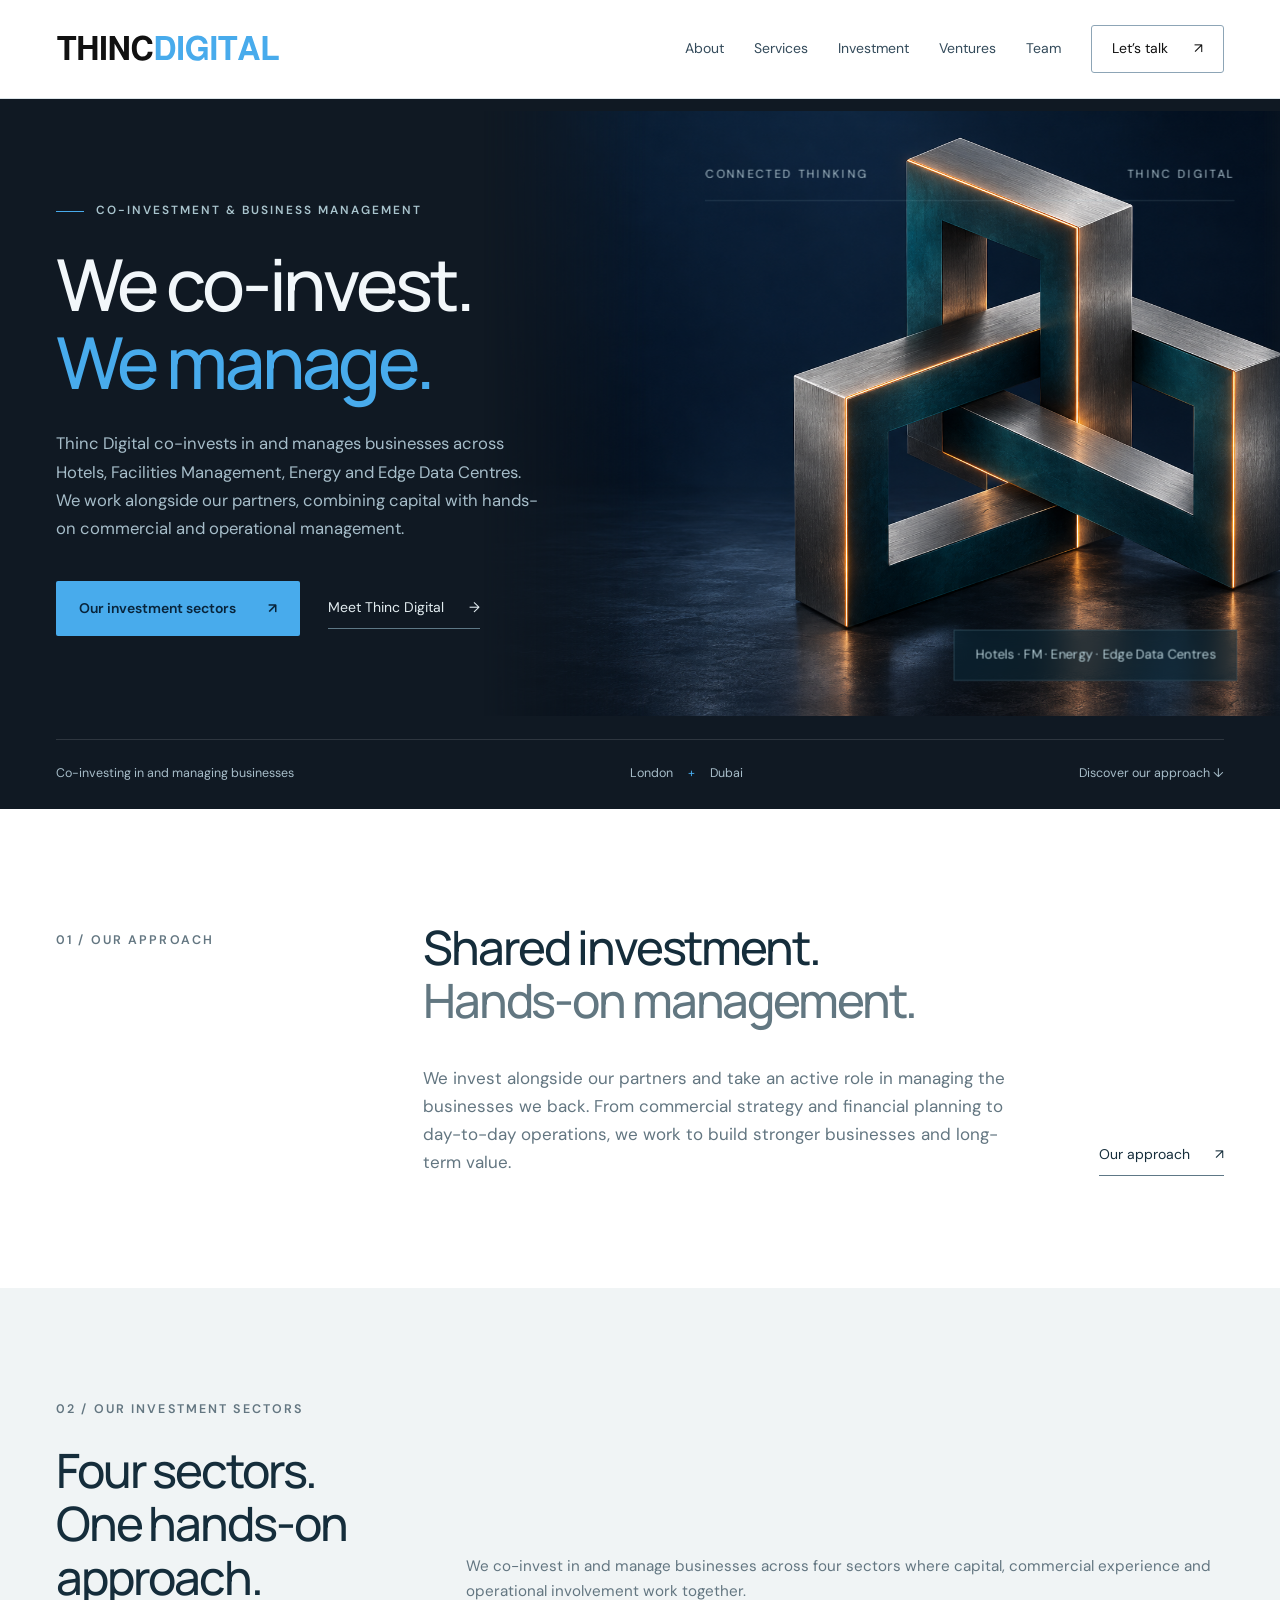
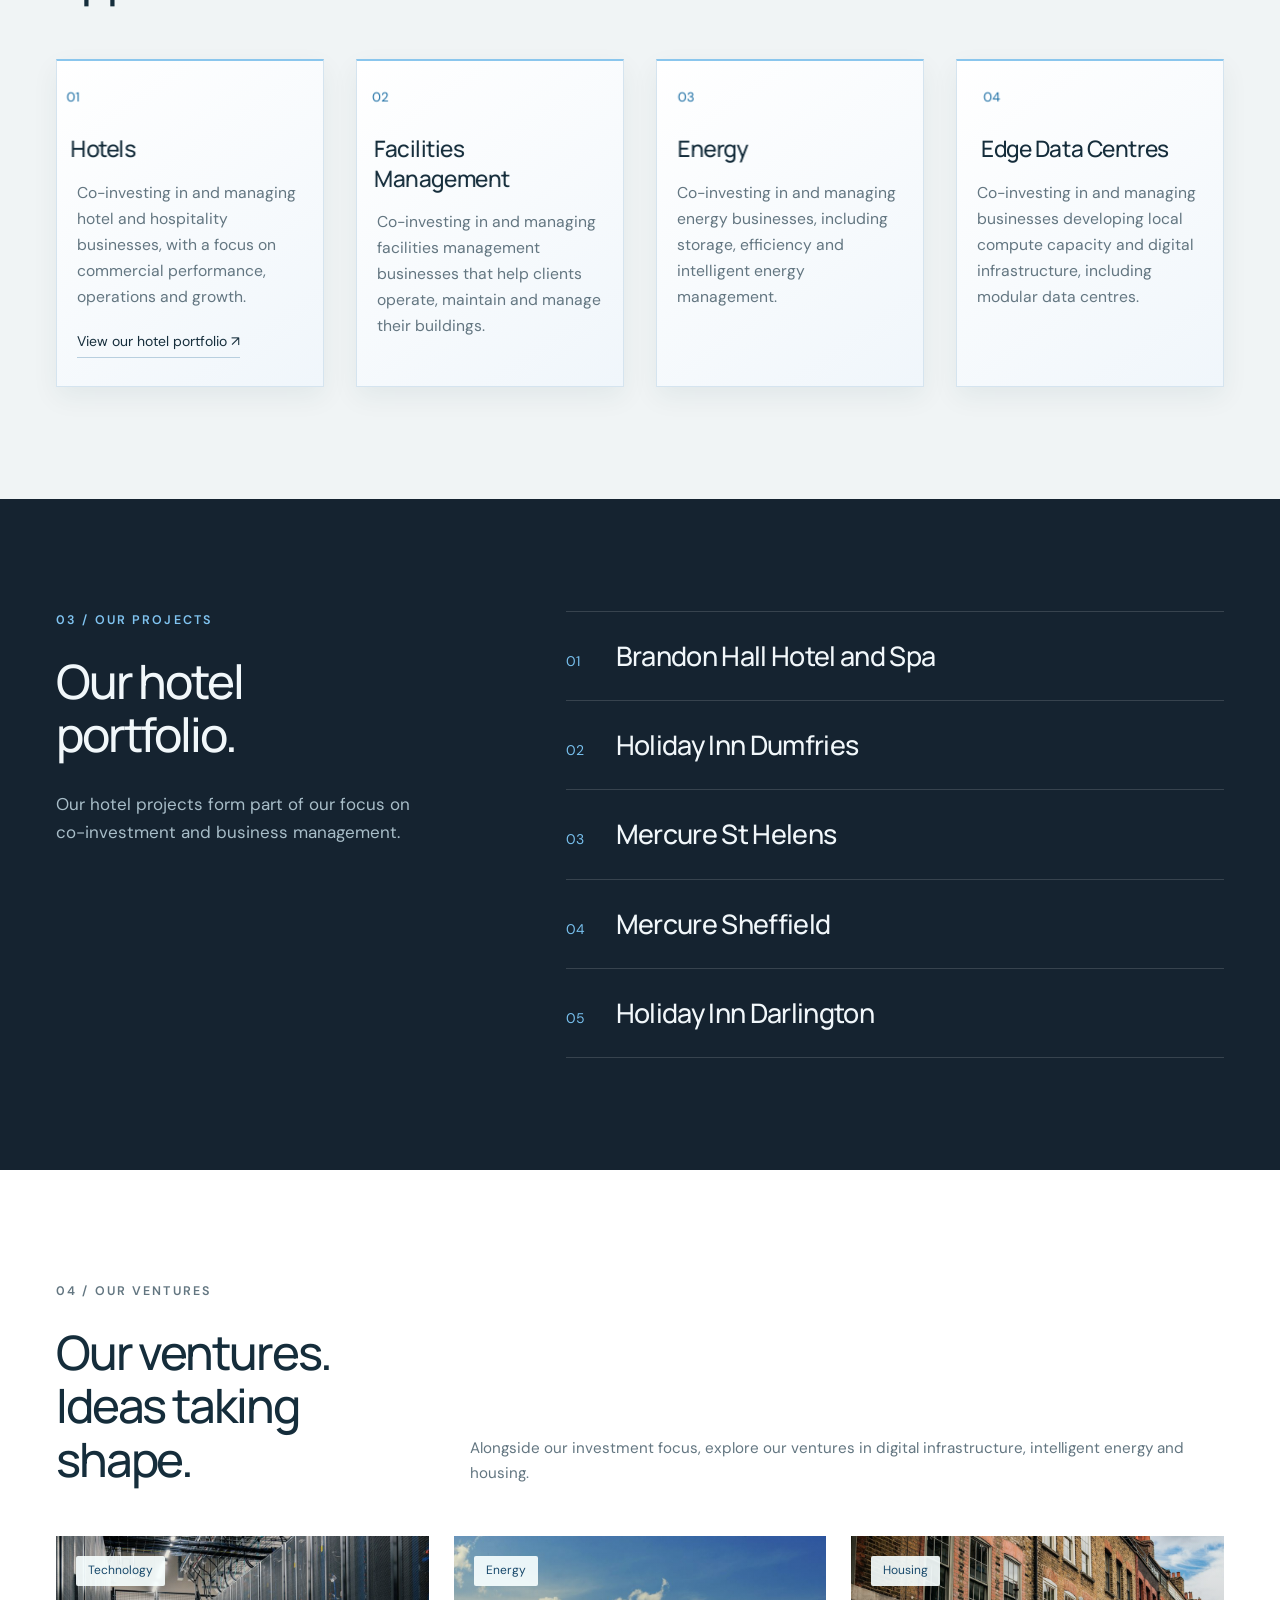
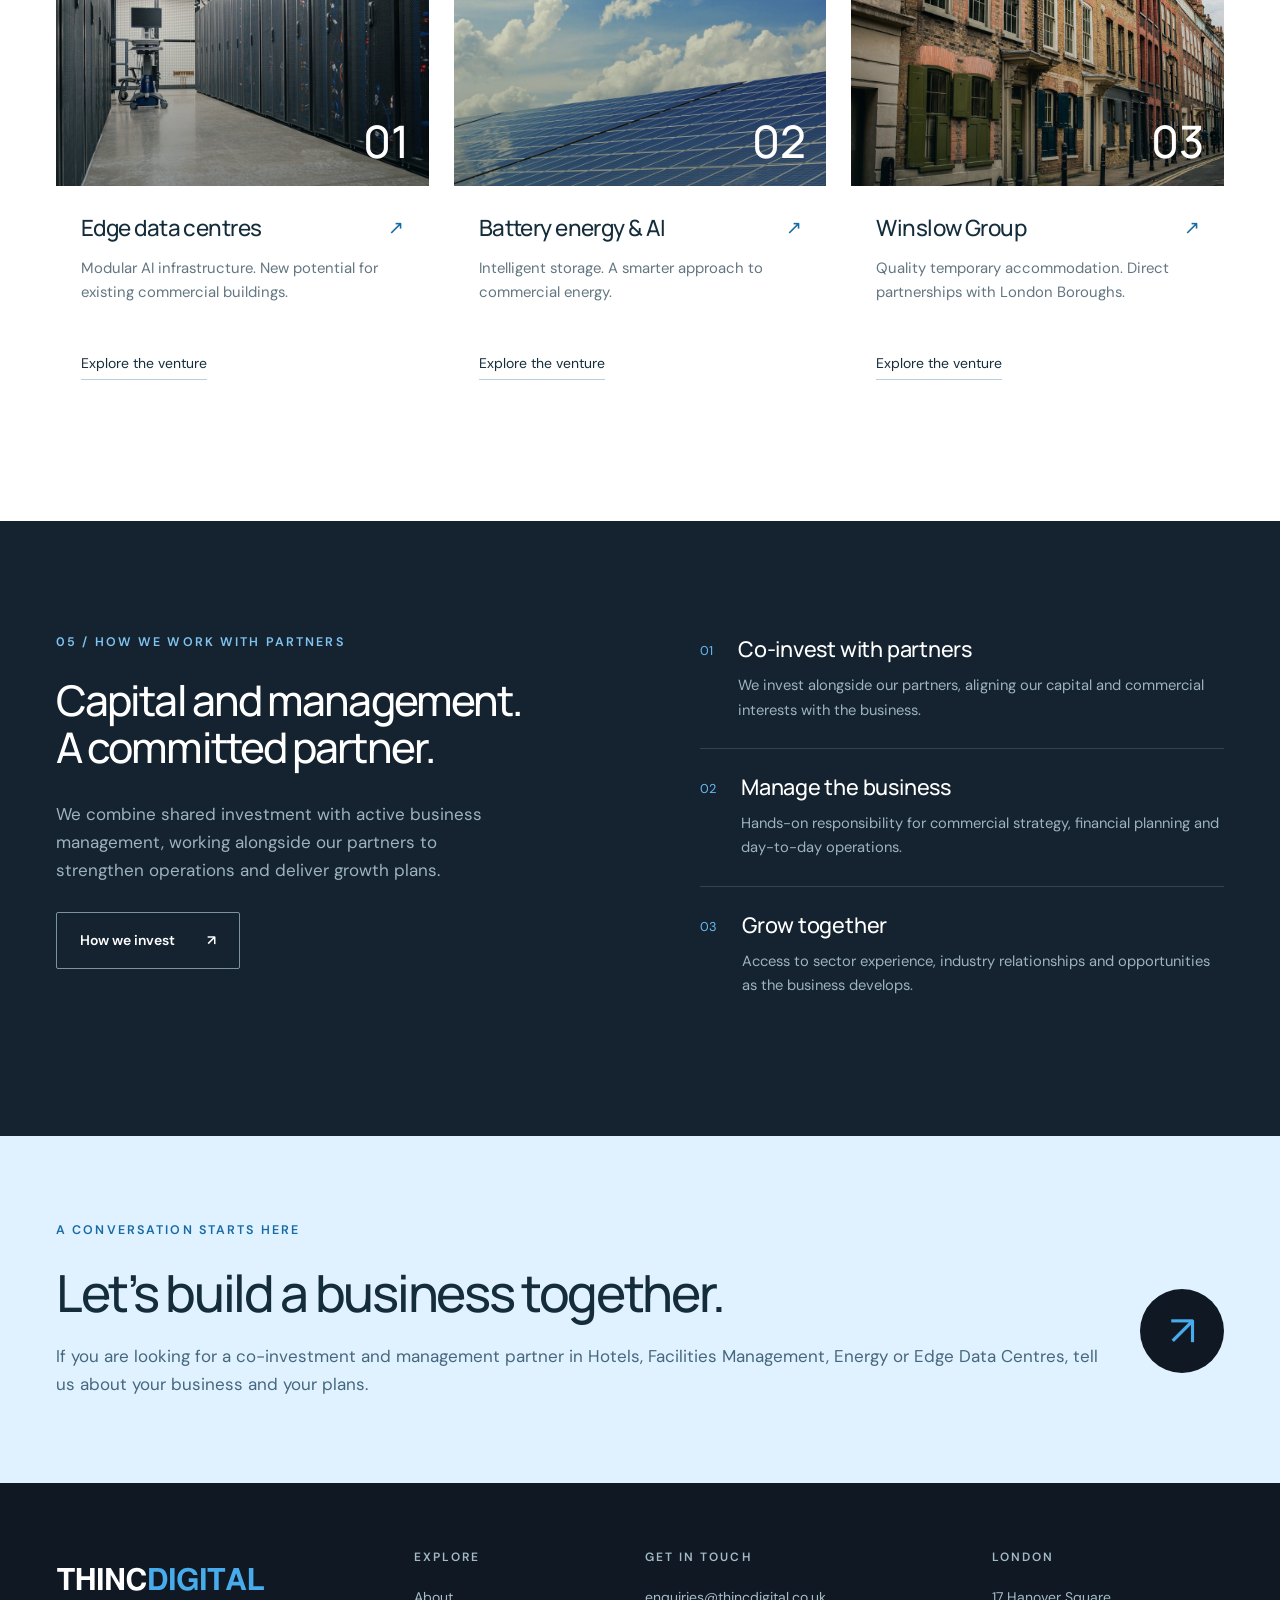
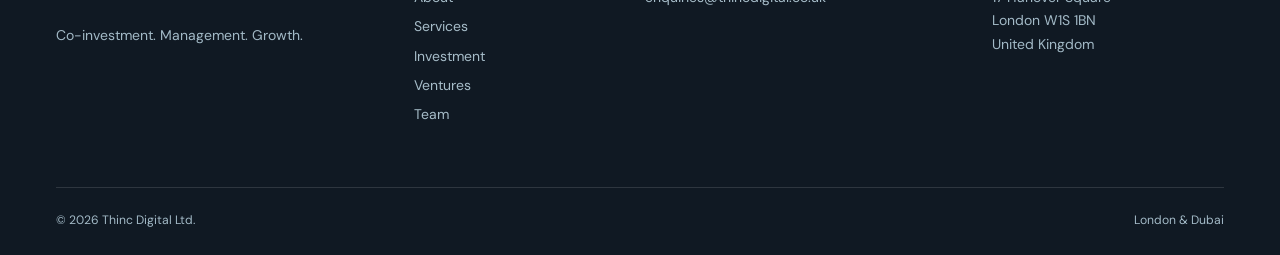
<file: index.html>
<!doctype html><html lang="en-GB"><head><meta charset="utf-8"><meta name="viewport" content="width=device-width,initial-scale=1"><title>Co-investment & Business Management — Thinc Digital</title><meta name="description" content="Thinc Digital co-invests in and manages businesses across Hotels, Facilities Management, Energy and Edge Data Centres."><meta name="theme-color" content="#101923"><link rel="icon" href="assets/img/favicon.svg?v=11" type="image/svg+xml"><link rel="stylesheet" href="assets/styles.css?v=11"></head><body><a class="skip" href="#main">Skip to content</a><header><div class="container nav"><a class="brand" href="index.html" aria-label="Thinc Digital home"><img src="assets/img/logo.svg?v=11" alt="Thinc Digital" width="240" height="52"></a><button class="menu" aria-expanded="false" aria-controls="navigation">Menu <span aria-hidden="true">＋</span></button><nav id="navigation" aria-label="Main navigation"><a href="about.html" >About</a><a href="services.html" >Services</a><a href="investment.html" >Investment</a><a href="index.html#ventures" >Ventures</a><a href="team.html" >Team</a><a class="contact-link" href="contact.html">Let’s talk <span>↗</span></a></nav></div></header><main id="main"><section class="hero"><div class="container hero-grid"><div class="hero-copy"><p class="eyebrow"><span class="mini-line"></span>Co-investment &amp; business management</p><h1>We co-invest.<br><em>We manage.</em></h1><p class="hero-desc">Thinc Digital co-invests in and manages businesses across Hotels, Facilities Management, Energy and Edge Data Centres. We work alongside our partners, combining capital with hands-on commercial and operational management.</p><div class="actions"><a class="button primary" href="#sectors">Our investment sectors <span>↗</span></a><a class="text-link" href="about.html">Meet Thinc Digital <span>→</span></a></div></div><div class="hero-visual entrance-3d" tabindex="0" role="img" aria-label="Three-second animated three-dimensional sculpture representing investment in hotels, facilities management, energy and edge data centres. Move your pointer or use arrow keys to change perspective."><div class="sculpture-frame"><img class="sculpture" src="assets/img/hero-3d.png" alt="" width="1536" height="1024" fetchpriority="high"></div><div class="visual-caption"><span>CONNECTED THINKING</span><span>THINC DIGITAL</span></div><span class="scene-label">Hotels · FM · Energy · Edge Data Centres</span></div></div><div class="container hero-bottom"><span>Co-investing in and managing businesses</span><span>London <span class="cross">+</span> Dubai</span><a href="#intro">Discover our approach ↓</a></div></section>
<section class="intro section" id="intro"><div class="container intro-grid"><p class="eyebrow">01 / Our approach</p><div><h2>Shared investment.<br><span class="muted">Hands-on management.</span></h2><div class="intro-bottom"><p>We invest alongside our partners and take an active role in managing the businesses we back. From commercial strategy and financial planning to day-to-day operations, we work to build stronger businesses and long-term value.</p><a class="text-link dark-link" href="about.html">Our approach <span>↗</span></a></div></div></div></section>
<section class="section tinted" id="sectors"><div class="container"><div class="section-heading"><div><p class="eyebrow">02 / Our investment sectors</p><h2>Four sectors.<br>One hands-on approach.</h2></div><p>We co-invest in and manage businesses across four sectors where capital, commercial experience and operational involvement work together.</p></div><div class="detail-grid"><article><span class="detail-number">01</span><h3>Hotels</h3><p>Co-investing in and managing hotel and hospitality businesses, with a focus on commercial performance, operations and growth.</p><a class="card-link" href="#hotel-portfolio">View our hotel portfolio ↗</a></article><article><span class="detail-number">02</span><h3>Facilities Management</h3><p>Co-investing in and managing facilities management businesses that help clients operate, maintain and manage their buildings.</p></article><article><span class="detail-number">03</span><h3>Energy</h3><p>Co-investing in and managing energy businesses, including storage, efficiency and intelligent energy management.</p></article><article><span class="detail-number">04</span><h3>Edge Data Centres</h3><p>Co-investing in and managing businesses developing local compute capacity and digital infrastructure, including modular data centres.</p></article></div></div></section><section class="section hotel-portfolio" id="hotel-portfolio" aria-labelledby="hotel-portfolio-title"><div class="container hotel-portfolio-layout"><div class="hotel-portfolio-heading"><p class="eyebrow">03 / Our projects</p><h2 id="hotel-portfolio-title">Our hotel<br>portfolio.</h2><p>Our hotel projects form part of our focus on co-investment and business management.</p></div><ol class="hotel-projects"><li><span class="hotel-index">01</span><h3>Brandon Hall Hotel and Spa</h3></li><li><span class="hotel-index">02</span><h3>Holiday Inn Dumfries</h3></li><li><span class="hotel-index">03</span><h3>Mercure St Helens</h3></li><li><span class="hotel-index">04</span><h3>Mercure Sheffield</h3></li><li><span class="hotel-index">05</span><h3>Holiday Inn Darlington</h3></li></ol></div></section><section class="section" id="ventures"><div class="container"><div class="section-heading"><div><p class="eyebrow">04 / Our ventures</p><h2>Our ventures.<br>Ideas taking shape.</h2></div><p>Alongside our investment focus, explore our ventures in digital infrastructure, intelligent energy and housing.</p></div><div class="venture-grid"><a class="venture-card" href="ventures/edge-data-centres.html"><div class="venture-image v01"><span class="sector">Technology</span><span class="venture-number">01</span></div><div class="venture-content"><h3>Edge data centres<span>↗</span></h3><p>Modular AI infrastructure. New potential for existing commercial buildings.</p><span class="card-link">Explore the venture</span></div></a><a class="venture-card" href="ventures/battery-energy-ai.html"><div class="venture-image v02"><span class="sector">Energy</span><span class="venture-number">02</span></div><div class="venture-content"><h3>Battery energy & AI<span>↗</span></h3><p>Intelligent storage. A smarter approach to commercial energy.</p><span class="card-link">Explore the venture</span></div></a><a class="venture-card" href="ventures/winslow-group.html"><div class="venture-image v03" role="img" aria-label="Traditional brick terraced houses in London"><span class="sector">Housing</span><span class="venture-number">03</span></div><div class="venture-content"><h3>Winslow Group<span>↗</span></h3><p>Quality temporary accommodation. Direct partnerships with London Boroughs.</p><span class="card-link">Explore the venture</span></div></a></div></div></section><section class="approach section"><div class="container approach-grid"><div><p class="eyebrow">05 / How we work with partners</p><h2>Capital and management.<br>A committed partner.</h2><p>We combine shared investment with active business management, working alongside our partners to strengthen operations and deliver growth plans.</p><a class="button outline" href="investment.html">How we invest <span>↗</span></a></div><div class="approach-list"><article><span>01</span><div><h3>Co-invest with partners</h3><p>We invest alongside our partners, aligning our capital and commercial interests with the business.</p></div></article><article><span>02</span><div><h3>Manage the business</h3><p>Hands-on responsibility for commercial strategy, financial planning and day-to-day operations.</p></div></article><article><span>03</span><div><h3>Grow together</h3><p>Access to sector experience, industry relationships and opportunities as the business develops.</p></div></article></div></div></section><section class="cta"><div class="container"><p class="eyebrow">A conversation starts here</p><div class="cta-row"><div><h2>Let’s build a business together.</h2><p>If you are looking for a co-investment and management partner in Hotels, Facilities Management, Energy or Edge Data Centres, tell us about your business and your plans.</p></div><a class="round-link" href="contact.html" aria-label="Contact Thinc Digital">↗</a></div></div></section></main><footer><div class="container"><div class="footer-top"><div><a href="index.html"><img src="assets/img/logo-white.svg?v=11" alt="Thinc Digital" width="240" height="52"></a><p>Co-investment. Management. Growth.</p></div><div><p class="eyebrow">Explore</p><a href="about.html">About</a><a href="services.html">Services</a><a href="investment.html">Investment</a><a href="index.html#ventures">Ventures</a><a href="team.html">Team</a></div><div><p class="eyebrow">Get in touch</p><a href="mailto:enquiries@thincdigital.co.uk">enquiries@thincdigital.co.uk</a></div><div><p class="eyebrow">London</p><p>17 Hanover Square<br>London W1S 1BN<br>United Kingdom</p></div></div><div class="footer-bottom"><span>© 2026 Thinc Digital Ltd.</span><span>London &amp; Dubai</span></div></div></footer><script src="assets/nav.js?v=9"></script><script src="assets/depth.js?v=11"></script></body></html>
</file>
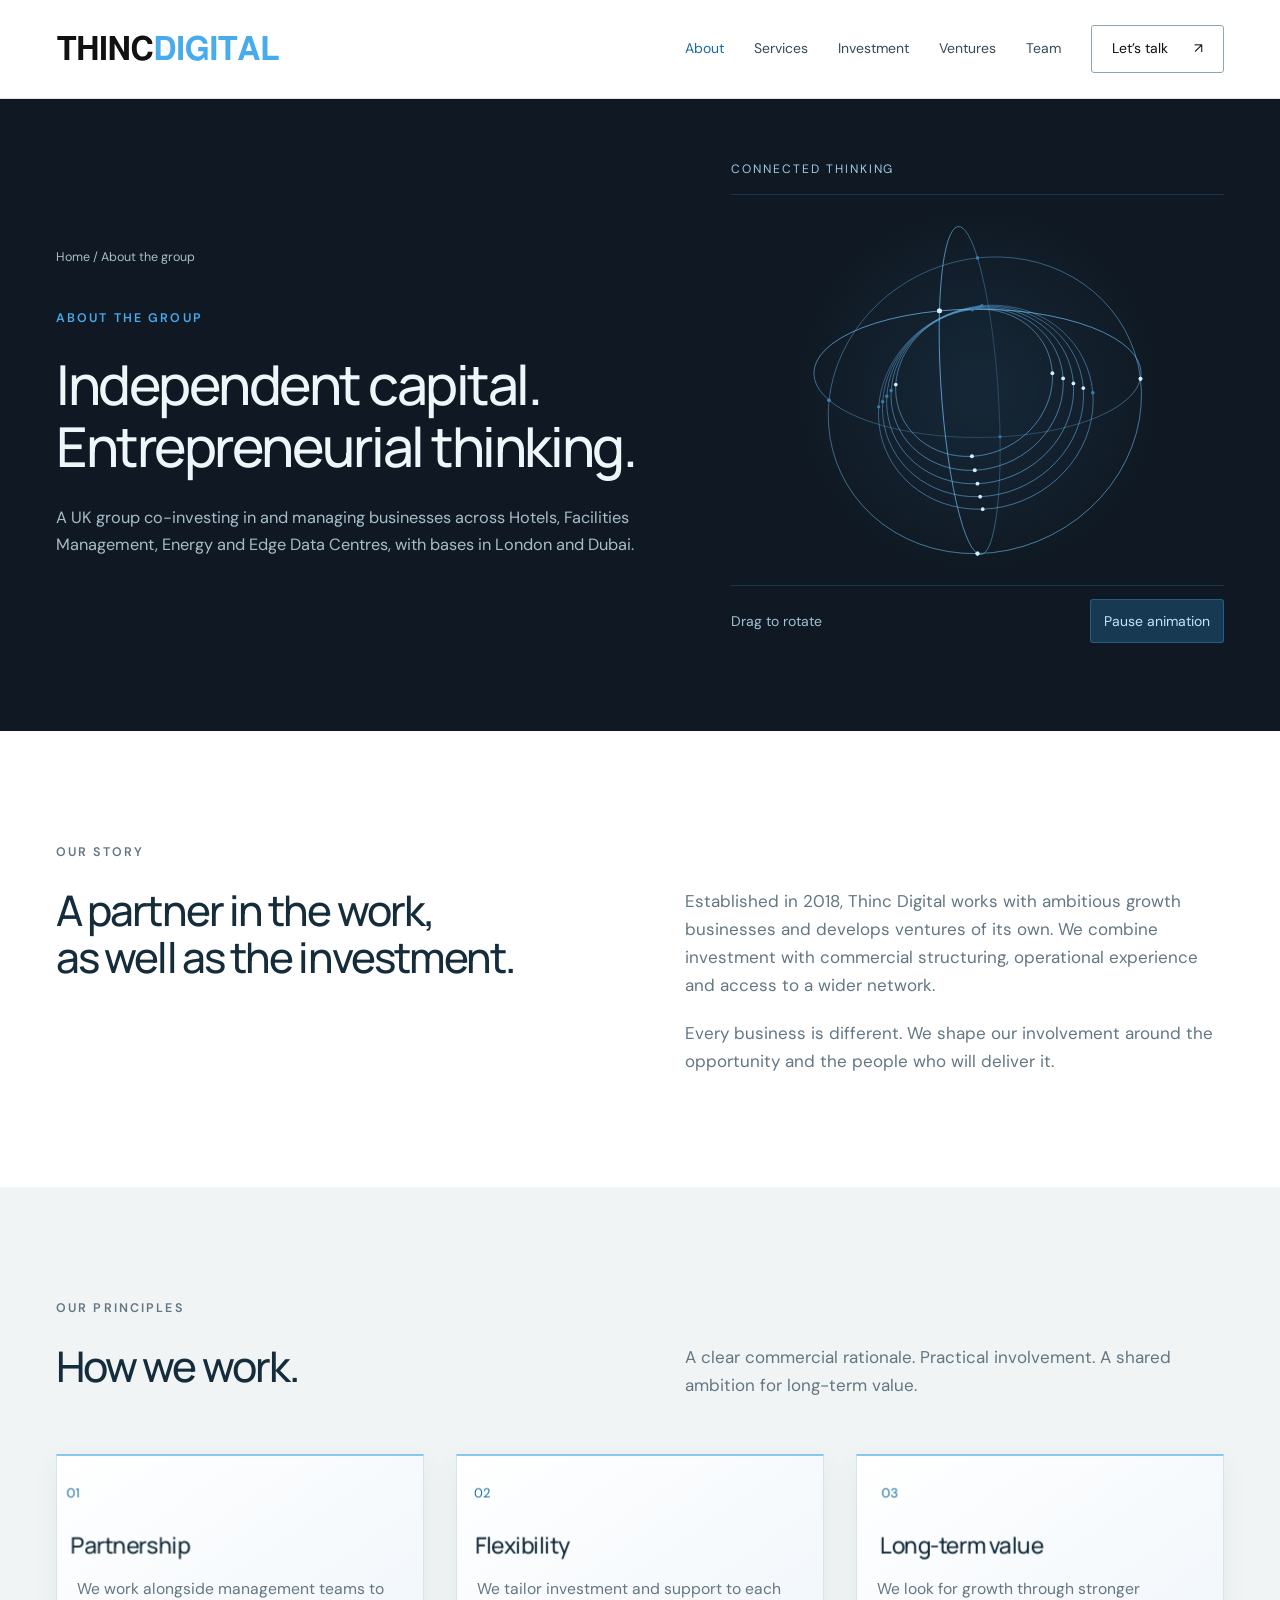
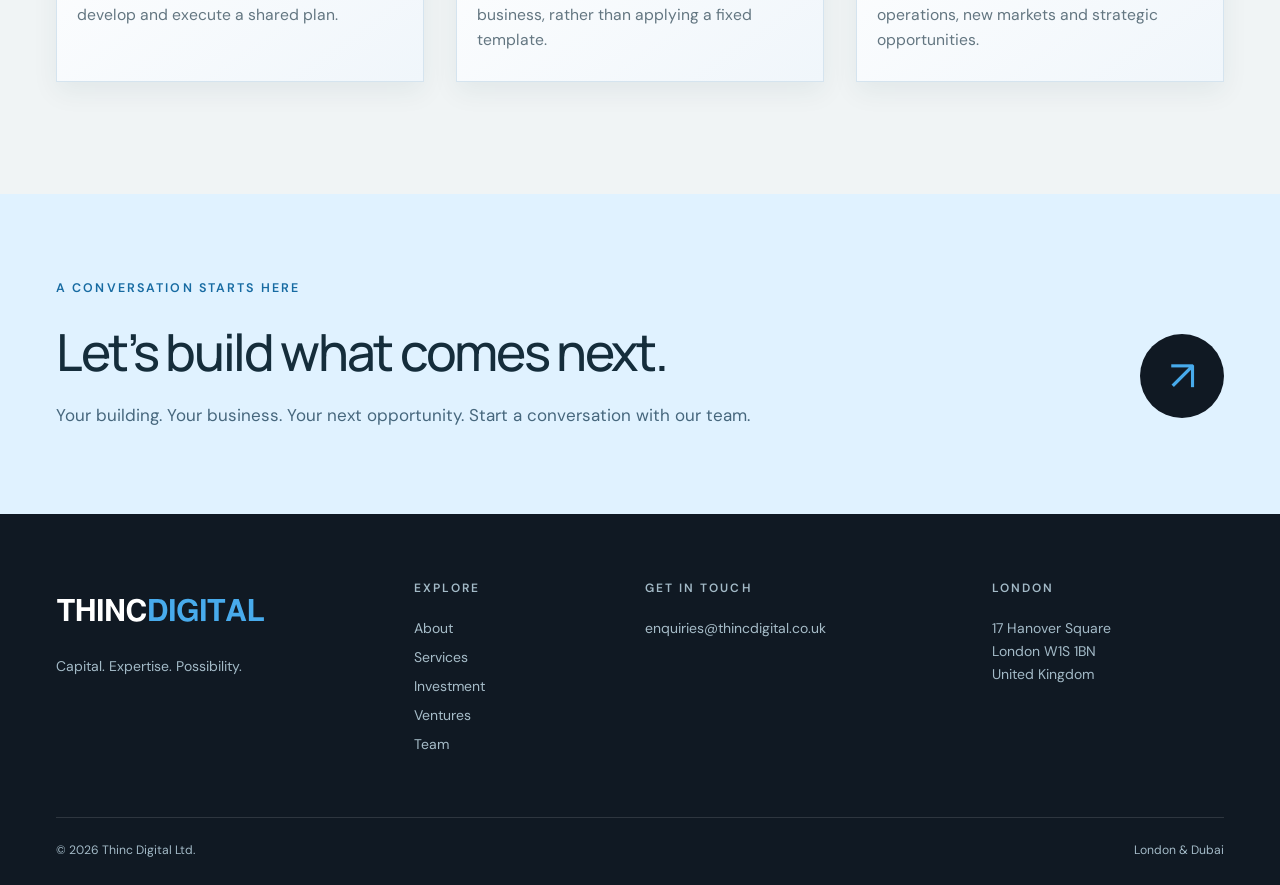
<file: about.html>
<!doctype html><html lang="en-GB"><head><meta charset="utf-8"><meta name="viewport" content="width=device-width,initial-scale=1"><title>About the group — Thinc Digital</title><meta name="description" content="Meet Thinc Digital: co-investment and hands-on business management across Hotels, Facilities Management, Energy and Edge Data Centres."><meta name="theme-color" content="#101923"><link rel="icon" href="assets/img/favicon.svg?v=11" type="image/svg+xml"><link rel="stylesheet" href="assets/styles.css?v=11"></head><body><a class="skip" href="#main">Skip to content</a><header><div class="container nav"><a class="brand" href="index.html" aria-label="Thinc Digital home"><img src="assets/img/logo.svg?v=11" alt="Thinc Digital" width="240" height="52"></a><button class="menu" aria-expanded="false" aria-controls="navigation">Menu <span aria-hidden="true">＋</span></button><nav id="navigation" aria-label="Main navigation"><a href="about.html" aria-current="page">About</a><a href="services.html" >Services</a><a href="investment.html" >Investment</a><a href="index.html#ventures" >Ventures</a><a href="team.html" >Team</a><a class="contact-link" href="contact.html">Let’s talk <span>↗</span></a></nav></div></header><main id="main"><section class="inner-hero dimensional"><div class="container depth-layout"><div class="depth-copy"><a class="breadcrumb" href="index.html">Home / About the group</a><p class="eyebrow">About the group</p><h1>Independent capital.<br>Entrepreneurial thinking.</h1><p>A UK group co-investing in and managing businesses across Hotels, Facilities Management, Energy and Edge Data Centres, with bases in London and Dubai.</p></div><div class="depth-scene" data-shape="orbit"><div class="depth-caption">Connected thinking</div><canvas class="depth-canvas" tabindex="0" role="img" aria-label="Three-second animated 3D geometric orbit. Drag horizontally or use arrow keys to rotate."></canvas><div class="depth-controls"><span>Drag to rotate</span><button class="motion-toggle" type="button" aria-pressed="false">Pause animation</button></div></div></div></section><section class="section inner-section "><div class="container"><div class="editorial"><div><p class="eyebrow">Our story</p><h2>A partner in the work,<br>as well as the investment.</h2></div><div class="editorial-copy"><p>Established in 2018, Thinc Digital works with ambitious growth businesses and develops ventures of its own. We combine investment with commercial structuring, operational experience and access to a wider network.</p><p>Every business is different. We shape our involvement around the opportunity and the people who will deliver it.</p></div></div></div></section><section class="section inner-section tinted"><div class="container"><div class="editorial"><div><p class="eyebrow">Our principles</p><h2>How we work.</h2></div><div class="editorial-copy"><p>A clear commercial rationale. Practical involvement. A shared ambition for long-term value.</p></div></div><div class="detail-grid"><article><span class="detail-number">01</span><h3>Partnership</h3><p>We work alongside management teams to develop and execute a shared plan.</p></article><article><span class="detail-number">02</span><h3>Flexibility</h3><p>We tailor investment and support to each business, rather than applying a fixed template.</p></article><article><span class="detail-number">03</span><h3>Long-term value</h3><p>We look for growth through stronger operations, new markets and strategic opportunities.</p></article></div></div></section><section class="cta"><div class="container"><p class="eyebrow">A conversation starts here</p><div class="cta-row"><div><h2>Let’s build what comes next.</h2><p>Your building. Your business. Your next opportunity. Start a conversation with our team.</p></div><a class="round-link" href="contact.html" aria-label="Contact Thinc Digital">↗</a></div></div></section></main><footer><div class="container"><div class="footer-top"><div><a href="index.html"><img src="assets/img/logo-white.svg?v=11" alt="Thinc Digital" width="240" height="52"></a><p>Capital. Expertise. Possibility.</p></div><div><p class="eyebrow">Explore</p><a href="about.html">About</a><a href="services.html">Services</a><a href="investment.html">Investment</a><a href="index.html#ventures">Ventures</a><a href="team.html">Team</a></div><div><p class="eyebrow">Get in touch</p><a href="mailto:enquiries@thincdigital.co.uk">enquiries@thincdigital.co.uk</a></div><div><p class="eyebrow">London</p><p>17 Hanover Square<br>London W1S 1BN<br>United Kingdom</p></div></div><div class="footer-bottom"><span>© 2026 Thinc Digital Ltd.</span><span>London &amp; Dubai</span></div></div></footer><script src="assets/nav.js?v=9"></script><script src="assets/depth.js?v=11"></script></body></html>
</file>
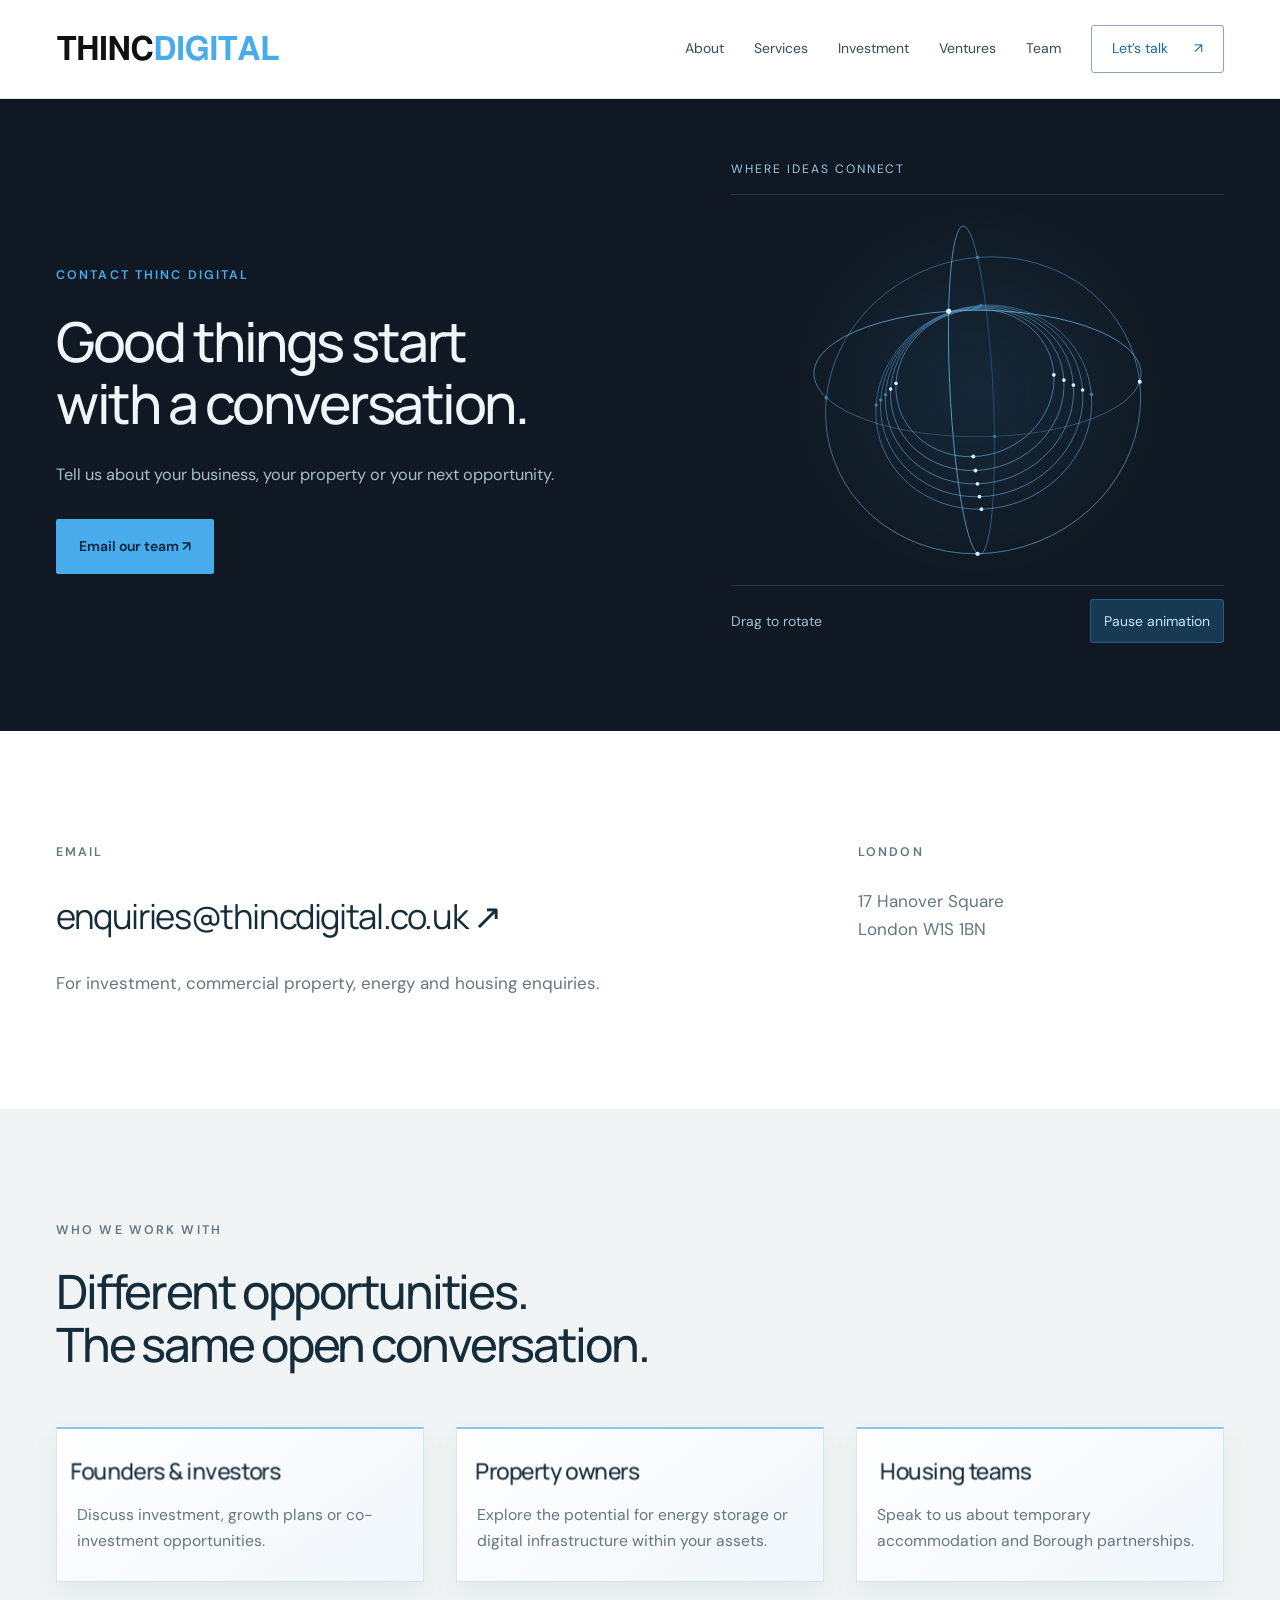
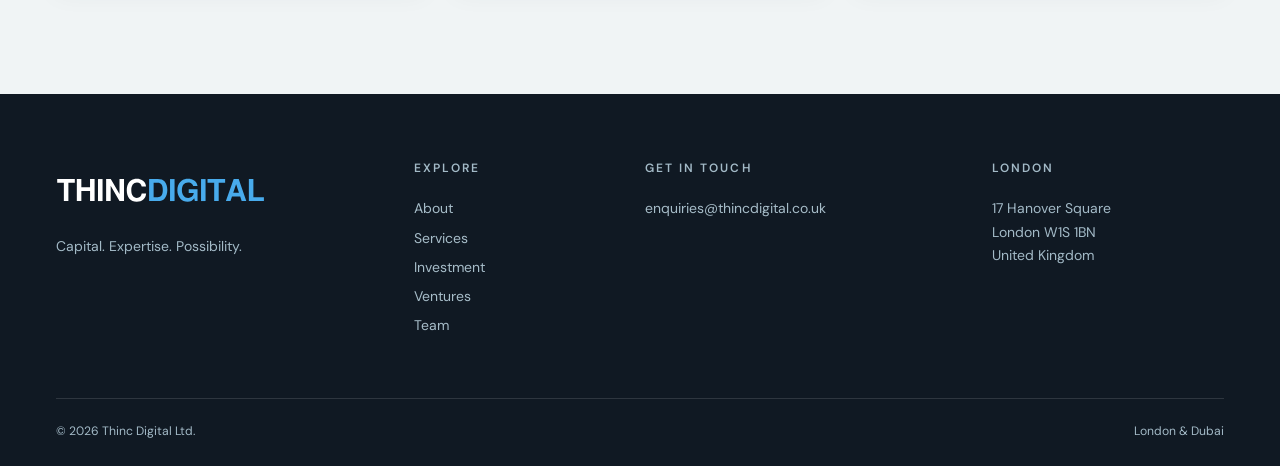
<file: contact.html>
<!doctype html><html lang="en-GB"><head><meta charset="utf-8"><meta name="viewport" content="width=device-width,initial-scale=1"><title>Contact — Thinc Digital</title><meta name="description" content="Contact Thinc Digital at enquiries@thincdigital.co.uk or 17 Hanover Square, London W1S 1BN."><meta name="theme-color" content="#101923"><link rel="icon" href="assets/img/favicon.svg?v=11" type="image/svg+xml"><link rel="stylesheet" href="assets/styles.css?v=11"></head><body><a class="skip" href="#main">Skip to content</a><header><div class="container nav"><a class="brand" href="index.html" aria-label="Thinc Digital home"><img src="assets/img/logo.svg?v=11" alt="Thinc Digital" width="240" height="52"></a><button class="menu" aria-expanded="false" aria-controls="navigation">Menu <span aria-hidden="true">＋</span></button><nav id="navigation" aria-label="Main navigation"><a href="about.html" >About</a><a href="services.html" >Services</a><a href="investment.html" >Investment</a><a href="index.html#ventures" >Ventures</a><a href="team.html" >Team</a><a class="contact-link" href="contact.html" aria-current="page">Let’s talk <span>↗</span></a></nav></div></header><main id="main"><section class="inner-hero dimensional"><div class="container depth-layout"><div class="depth-copy"><p class="eyebrow">Contact Thinc Digital</p><h1>Good things start<br>with a conversation.</h1><p>Tell us about your business, your property or your next opportunity.</p><a class="button primary" href="mailto:enquiries@thincdigital.co.uk">Email our team ↗</a></div><div class="depth-scene" data-shape="orbit"><div class="depth-caption">Where ideas connect</div><canvas class="depth-canvas" tabindex="0" role="img" aria-label="Three-second animated 3D geometric orbit. Drag horizontally or use arrow keys to rotate."></canvas><div class="depth-controls"><span>Drag to rotate</span><button class="motion-toggle" type="button" aria-pressed="false">Pause animation</button></div></div></div></section><section class="section"><div class="container contact-grid"><div><p class="eyebrow">Email</p><a class="email-large" href="mailto:enquiries@thincdigital.co.uk">enquiries@thincdigital.co.uk ↗</a><p>For investment, commercial property, energy and housing enquiries.</p></div><div><p class="eyebrow">London</p><p>17 Hanover Square<br>London W1S 1BN</p></div></div></section><section class="section tinted"><div class="container"><p class="eyebrow">Who we work with</p><h2>Different opportunities.<br>The same open conversation.</h2><div class="detail-grid"><article><h3>Founders & investors</h3><p>Discuss investment, growth plans or co-investment opportunities.</p></article><article><h3>Property owners</h3><p>Explore the potential for energy storage or digital infrastructure within your assets.</p></article><article><h3>Housing teams</h3><p>Speak to us about temporary accommodation and Borough partnerships.</p></article></div></div></section></main><footer><div class="container"><div class="footer-top"><div><a href="index.html"><img src="assets/img/logo-white.svg?v=11" alt="Thinc Digital" width="240" height="52"></a><p>Capital. Expertise. Possibility.</p></div><div><p class="eyebrow">Explore</p><a href="about.html">About</a><a href="services.html">Services</a><a href="investment.html">Investment</a><a href="index.html#ventures">Ventures</a><a href="team.html">Team</a></div><div><p class="eyebrow">Get in touch</p><a href="mailto:enquiries@thincdigital.co.uk">enquiries@thincdigital.co.uk</a></div><div><p class="eyebrow">London</p><p>17 Hanover Square<br>London W1S 1BN<br>United Kingdom</p></div></div><div class="footer-bottom"><span>© 2026 Thinc Digital Ltd.</span><span>London &amp; Dubai</span></div></div></footer><script src="assets/nav.js?v=9"></script><script src="assets/depth.js?v=11"></script></body></html>
</file>
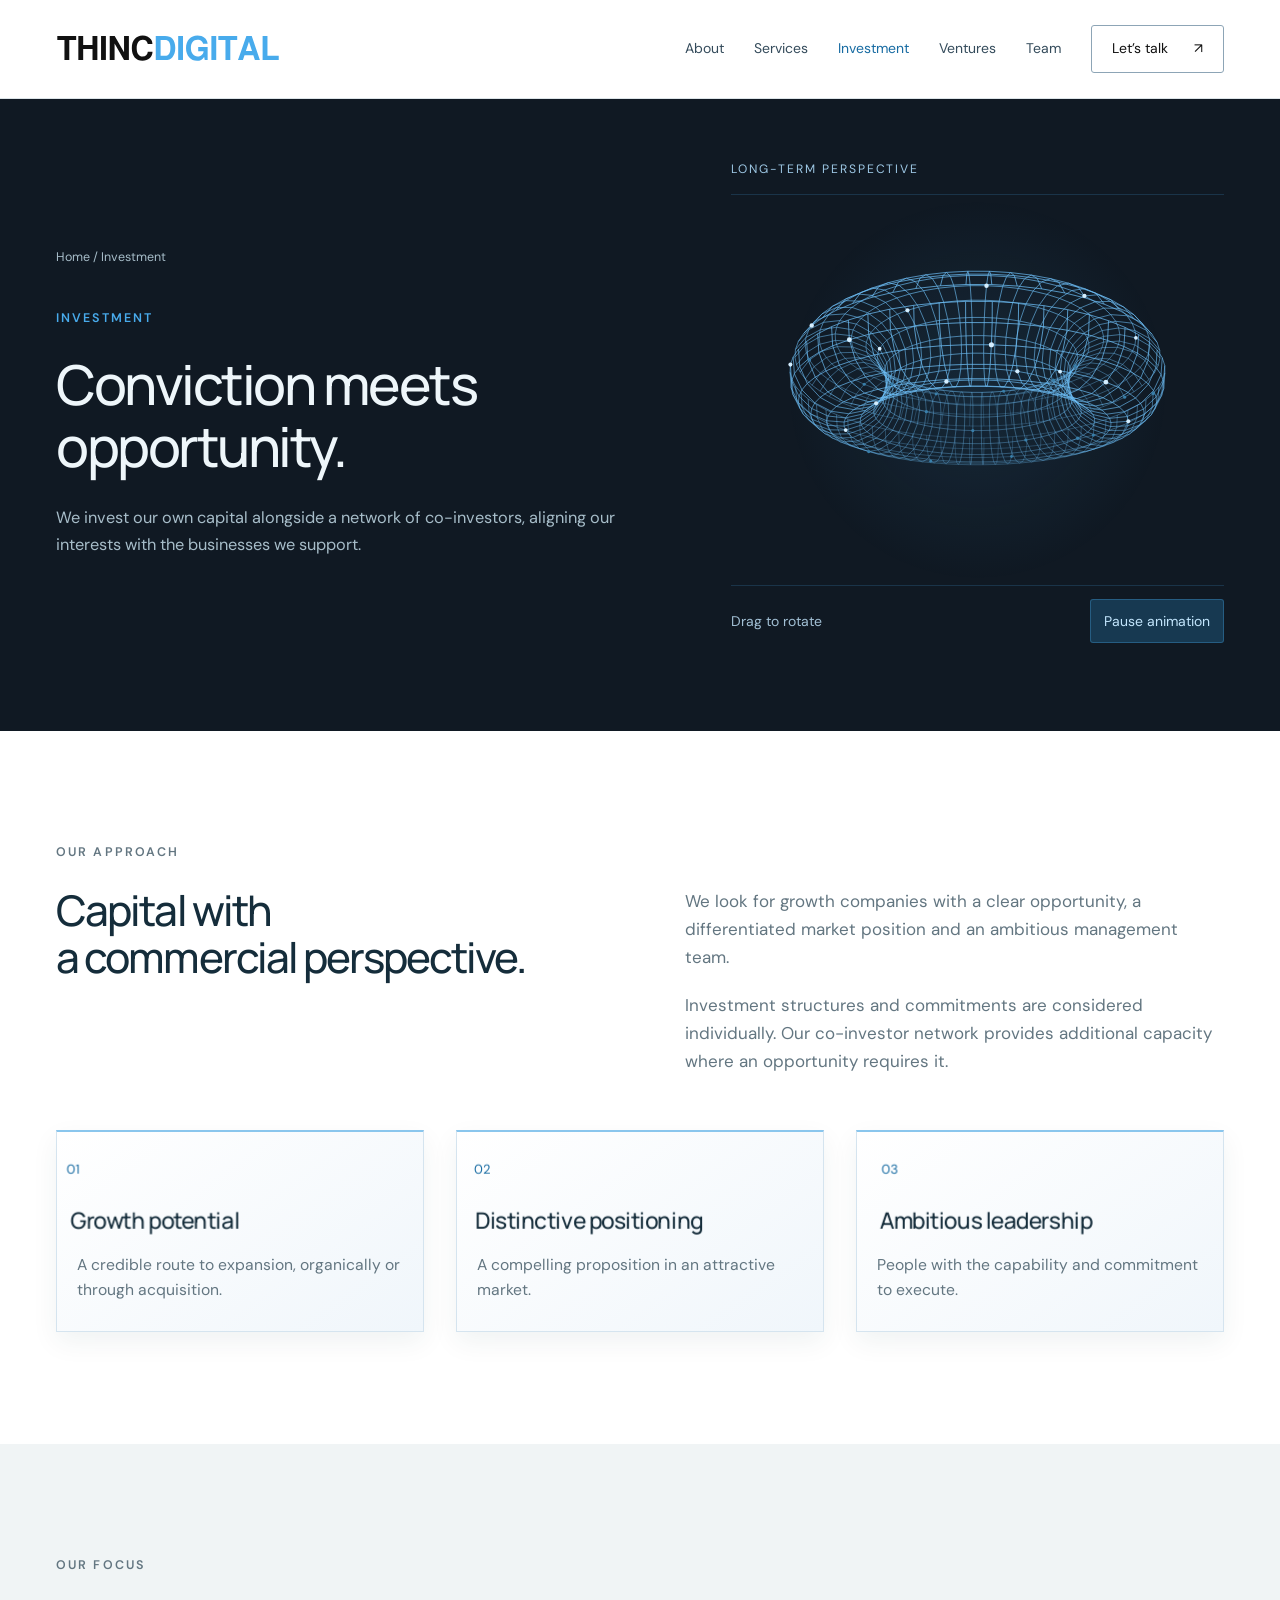
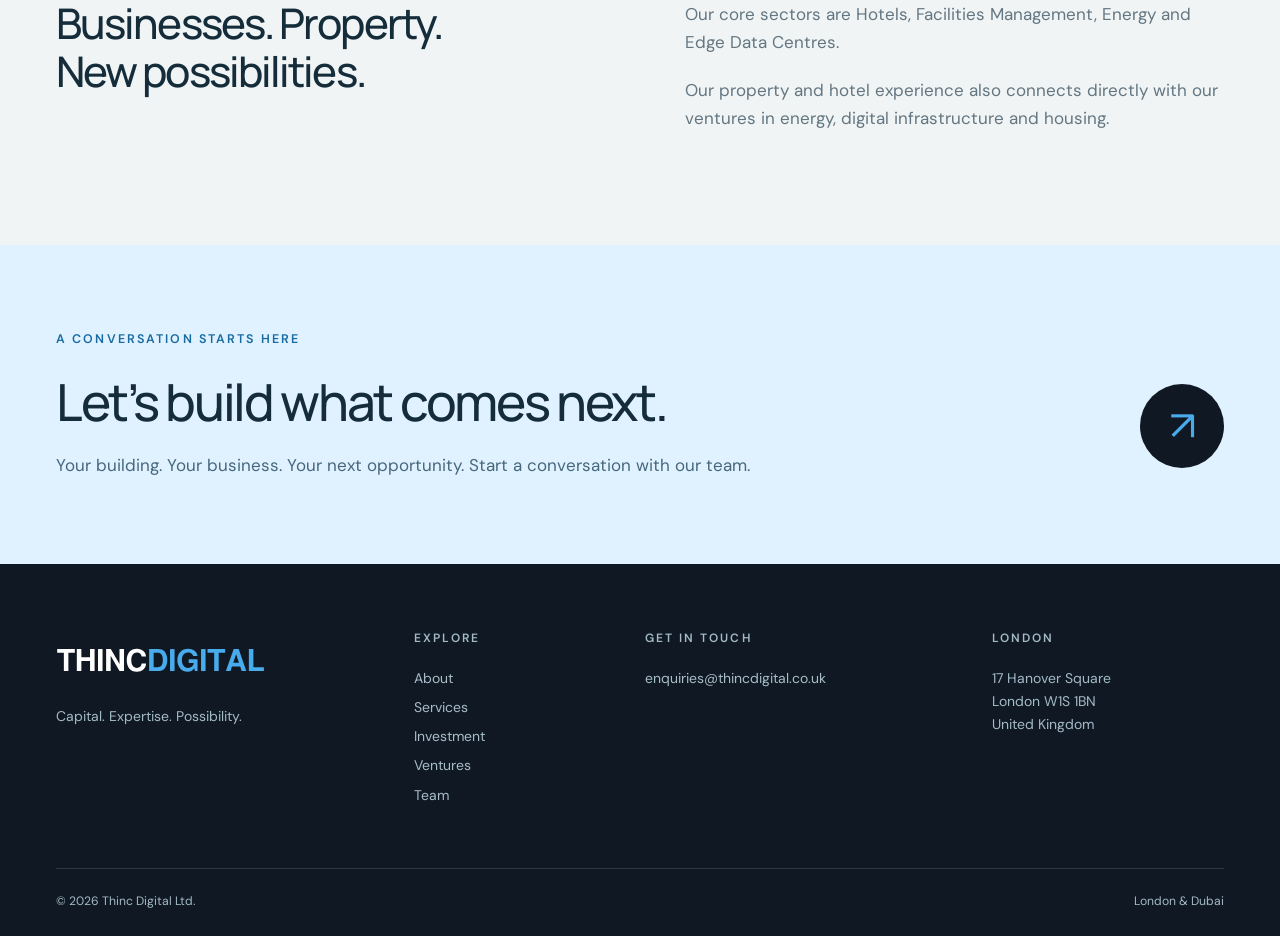
<file: investment.html>
<!doctype html><html lang="en-GB"><head><meta charset="utf-8"><meta name="viewport" content="width=device-width,initial-scale=1"><title>Investment — Thinc Digital</title><meta name="description" content="Our approach to co-investment and business management across Hotels, Facilities Management, Energy and Edge Data Centres."><meta name="theme-color" content="#101923"><link rel="icon" href="assets/img/favicon.svg?v=11" type="image/svg+xml"><link rel="stylesheet" href="assets/styles.css?v=11"></head><body><a class="skip" href="#main">Skip to content</a><header><div class="container nav"><a class="brand" href="index.html" aria-label="Thinc Digital home"><img src="assets/img/logo.svg?v=11" alt="Thinc Digital" width="240" height="52"></a><button class="menu" aria-expanded="false" aria-controls="navigation">Menu <span aria-hidden="true">＋</span></button><nav id="navigation" aria-label="Main navigation"><a href="about.html" >About</a><a href="services.html" >Services</a><a href="investment.html" aria-current="page">Investment</a><a href="index.html#ventures" >Ventures</a><a href="team.html" >Team</a><a class="contact-link" href="contact.html">Let’s talk <span>↗</span></a></nav></div></header><main id="main"><section class="inner-hero dimensional"><div class="container depth-layout"><div class="depth-copy"><a class="breadcrumb" href="index.html">Home / Investment</a><p class="eyebrow">Investment</p><h1>Conviction meets<br>opportunity.</h1><p>We invest our own capital alongside a network of co-investors, aligning our interests with the businesses we support.</p></div><div class="depth-scene" data-shape="torus"><div class="depth-caption">Long-term perspective</div><canvas class="depth-canvas" tabindex="0" role="img" aria-label="Three-second animated 3D geometric torus. Drag horizontally or use arrow keys to rotate."></canvas><div class="depth-controls"><span>Drag to rotate</span><button class="motion-toggle" type="button" aria-pressed="false">Pause animation</button></div></div></div></section><section class="section inner-section "><div class="container"><div class="editorial"><div><p class="eyebrow">Our approach</p><h2>Capital with<br>a commercial perspective.</h2></div><div class="editorial-copy"><p>We look for growth companies with a clear opportunity, a differentiated market position and an ambitious management team.</p><p>Investment structures and commitments are considered individually. Our co-investor network provides additional capacity where an opportunity requires it.</p></div></div><div class="detail-grid"><article><span class="detail-number">01</span><h3>Growth potential</h3><p>A credible route to expansion, organically or through acquisition.</p></article><article><span class="detail-number">02</span><h3>Distinctive positioning</h3><p>A compelling proposition in an attractive market.</p></article><article><span class="detail-number">03</span><h3>Ambitious leadership</h3><p>People with the capability and commitment to execute.</p></article></div></div></section><section class="section inner-section tinted"><div class="container"><div class="editorial"><div><p class="eyebrow">Our focus</p><h2>Businesses. Property.<br>New possibilities.</h2></div><div class="editorial-copy"><p>Our core sectors are Hotels, Facilities Management, Energy and Edge Data Centres.</p><p>Our property and hotel experience also connects directly with our ventures in energy, digital infrastructure and housing.</p></div></div></div></section><section class="cta"><div class="container"><p class="eyebrow">A conversation starts here</p><div class="cta-row"><div><h2>Let’s build what comes next.</h2><p>Your building. Your business. Your next opportunity. Start a conversation with our team.</p></div><a class="round-link" href="contact.html" aria-label="Contact Thinc Digital">↗</a></div></div></section></main><footer><div class="container"><div class="footer-top"><div><a href="index.html"><img src="assets/img/logo-white.svg?v=11" alt="Thinc Digital" width="240" height="52"></a><p>Capital. Expertise. Possibility.</p></div><div><p class="eyebrow">Explore</p><a href="about.html">About</a><a href="services.html">Services</a><a href="investment.html">Investment</a><a href="index.html#ventures">Ventures</a><a href="team.html">Team</a></div><div><p class="eyebrow">Get in touch</p><a href="mailto:enquiries@thincdigital.co.uk">enquiries@thincdigital.co.uk</a></div><div><p class="eyebrow">London</p><p>17 Hanover Square<br>London W1S 1BN<br>United Kingdom</p></div></div><div class="footer-bottom"><span>© 2026 Thinc Digital Ltd.</span><span>London &amp; Dubai</span></div></div></footer><script src="assets/nav.js?v=9"></script><script src="assets/depth.js?v=11"></script></body></html>
</file>
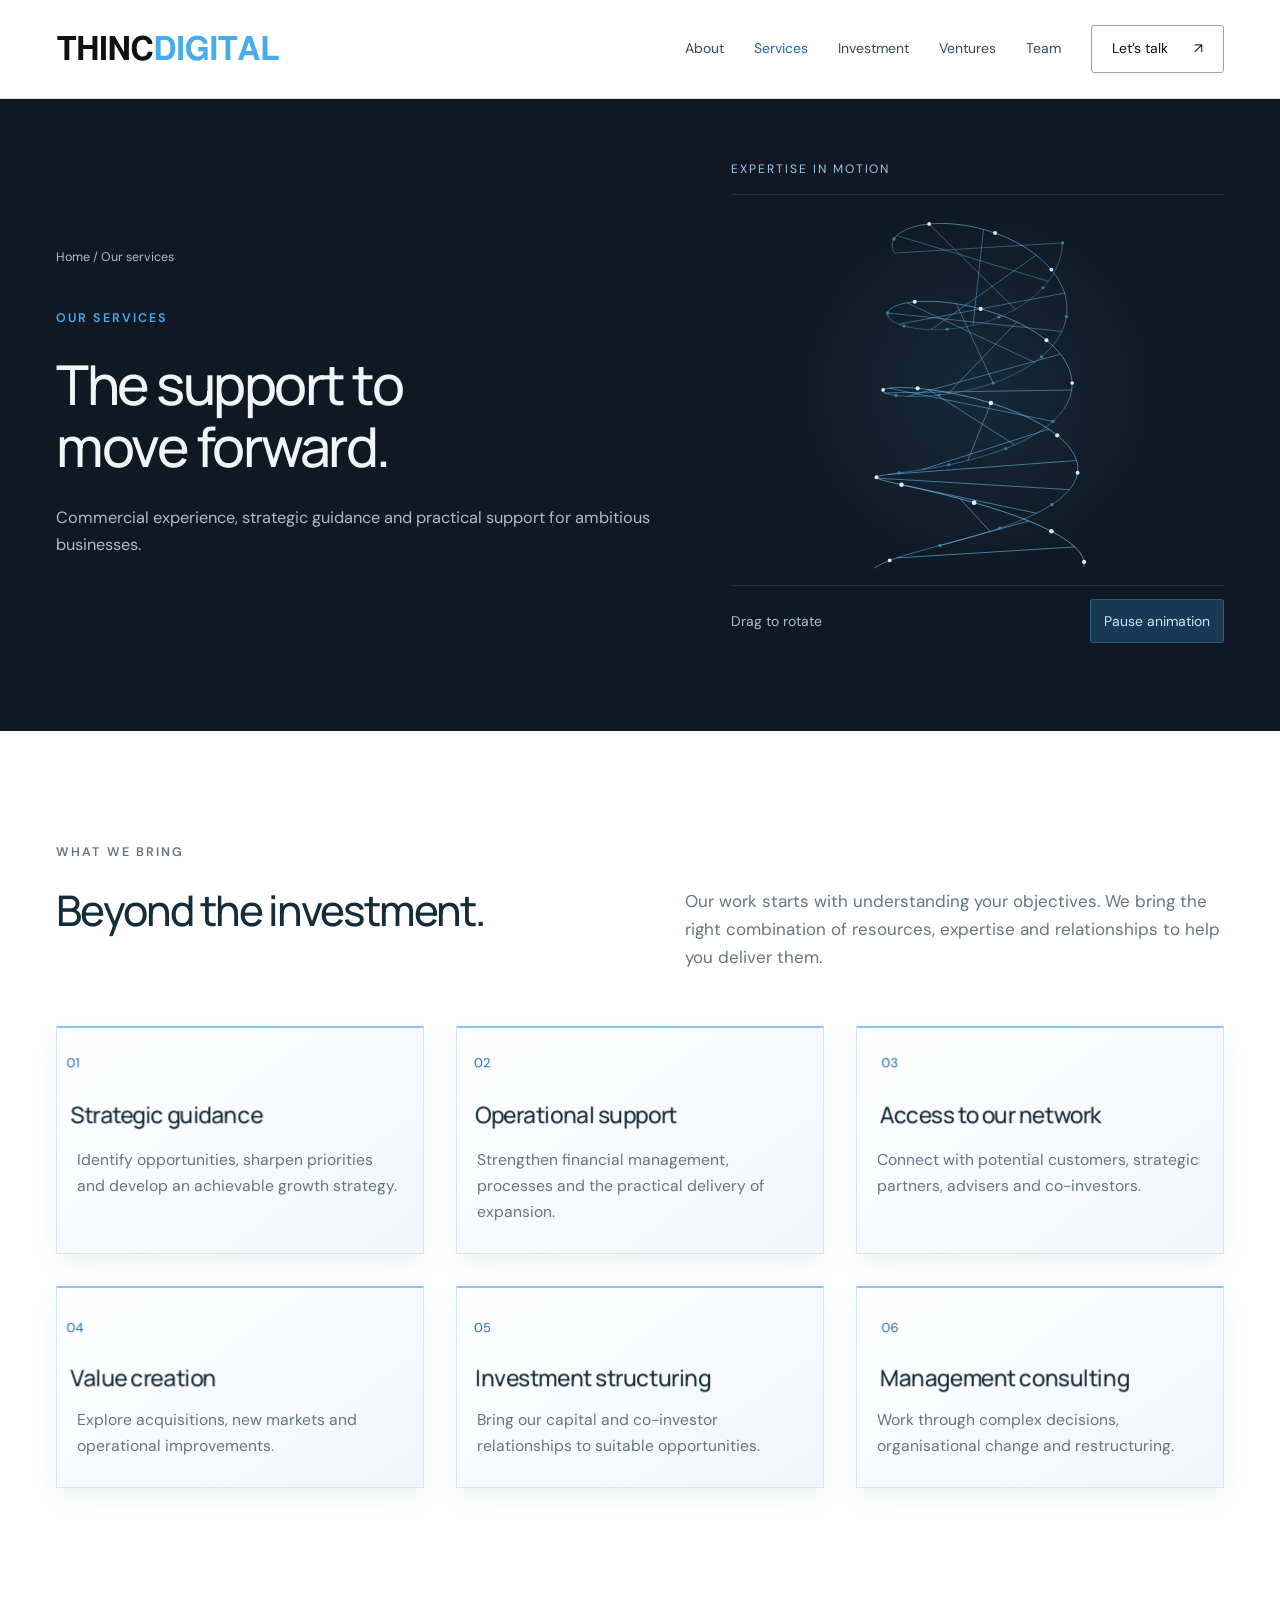
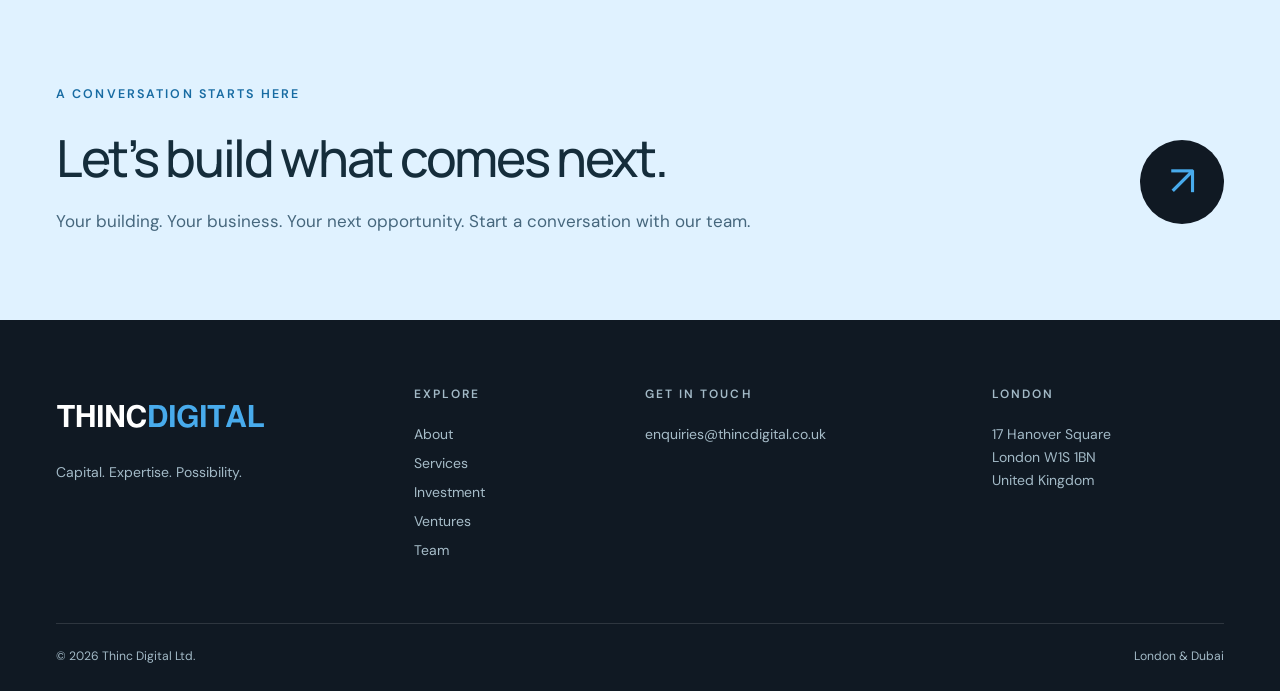
<file: services.html>
<!doctype html><html lang="en-GB"><head><meta charset="utf-8"><meta name="viewport" content="width=device-width,initial-scale=1"><title>Our services — Thinc Digital</title><meta name="description" content="Thinc Digital provides strategic guidance, operational support and investment structuring for the businesses we co-invest in and manage."><meta name="theme-color" content="#101923"><link rel="icon" href="assets/img/favicon.svg?v=11" type="image/svg+xml"><link rel="stylesheet" href="assets/styles.css?v=11"></head><body><a class="skip" href="#main">Skip to content</a><header><div class="container nav"><a class="brand" href="index.html" aria-label="Thinc Digital home"><img src="assets/img/logo.svg?v=11" alt="Thinc Digital" width="240" height="52"></a><button class="menu" aria-expanded="false" aria-controls="navigation">Menu <span aria-hidden="true">＋</span></button><nav id="navigation" aria-label="Main navigation"><a href="about.html" >About</a><a href="services.html" aria-current="page">Services</a><a href="investment.html" >Investment</a><a href="index.html#ventures" >Ventures</a><a href="team.html" >Team</a><a class="contact-link" href="contact.html">Let’s talk <span>↗</span></a></nav></div></header><main id="main"><section class="inner-hero dimensional"><div class="container depth-layout"><div class="depth-copy"><a class="breadcrumb" href="index.html">Home / Our services</a><p class="eyebrow">Our services</p><h1>The support to<br>move forward.</h1><p>Commercial experience, strategic guidance and practical support for ambitious businesses.</p></div><div class="depth-scene" data-shape="helix"><div class="depth-caption">Expertise in motion</div><canvas class="depth-canvas" tabindex="0" role="img" aria-label="Three-second animated 3D geometric helix. Drag horizontally or use arrow keys to rotate."></canvas><div class="depth-controls"><span>Drag to rotate</span><button class="motion-toggle" type="button" aria-pressed="false">Pause animation</button></div></div></div></section><section class="section inner-section "><div class="container"><div class="editorial"><div><p class="eyebrow">What we bring</p><h2>Beyond the investment.</h2></div><div class="editorial-copy"><p>Our work starts with understanding your objectives. We bring the right combination of resources, expertise and relationships to help you deliver them.</p></div></div><div class="detail-grid"><article><span class="detail-number">01</span><h3>Strategic guidance</h3><p>Identify opportunities, sharpen priorities and develop an achievable growth strategy.</p></article><article><span class="detail-number">02</span><h3>Operational support</h3><p>Strengthen financial management, processes and the practical delivery of expansion.</p></article><article><span class="detail-number">03</span><h3>Access to our network</h3><p>Connect with potential customers, strategic partners, advisers and co-investors.</p></article><article><span class="detail-number">04</span><h3>Value creation</h3><p>Explore acquisitions, new markets and operational improvements.</p></article><article><span class="detail-number">05</span><h3>Investment structuring</h3><p>Bring our capital and co-investor relationships to suitable opportunities.</p></article><article><span class="detail-number">06</span><h3>Management consulting</h3><p>Work through complex decisions, organisational change and restructuring.</p></article></div></div></section><section class="cta"><div class="container"><p class="eyebrow">A conversation starts here</p><div class="cta-row"><div><h2>Let’s build what comes next.</h2><p>Your building. Your business. Your next opportunity. Start a conversation with our team.</p></div><a class="round-link" href="contact.html" aria-label="Contact Thinc Digital">↗</a></div></div></section></main><footer><div class="container"><div class="footer-top"><div><a href="index.html"><img src="assets/img/logo-white.svg?v=11" alt="Thinc Digital" width="240" height="52"></a><p>Capital. Expertise. Possibility.</p></div><div><p class="eyebrow">Explore</p><a href="about.html">About</a><a href="services.html">Services</a><a href="investment.html">Investment</a><a href="index.html#ventures">Ventures</a><a href="team.html">Team</a></div><div><p class="eyebrow">Get in touch</p><a href="mailto:enquiries@thincdigital.co.uk">enquiries@thincdigital.co.uk</a></div><div><p class="eyebrow">London</p><p>17 Hanover Square<br>London W1S 1BN<br>United Kingdom</p></div></div><div class="footer-bottom"><span>© 2026 Thinc Digital Ltd.</span><span>London &amp; Dubai</span></div></div></footer><script src="assets/nav.js?v=9"></script><script src="assets/depth.js?v=11"></script></body></html>
</file>
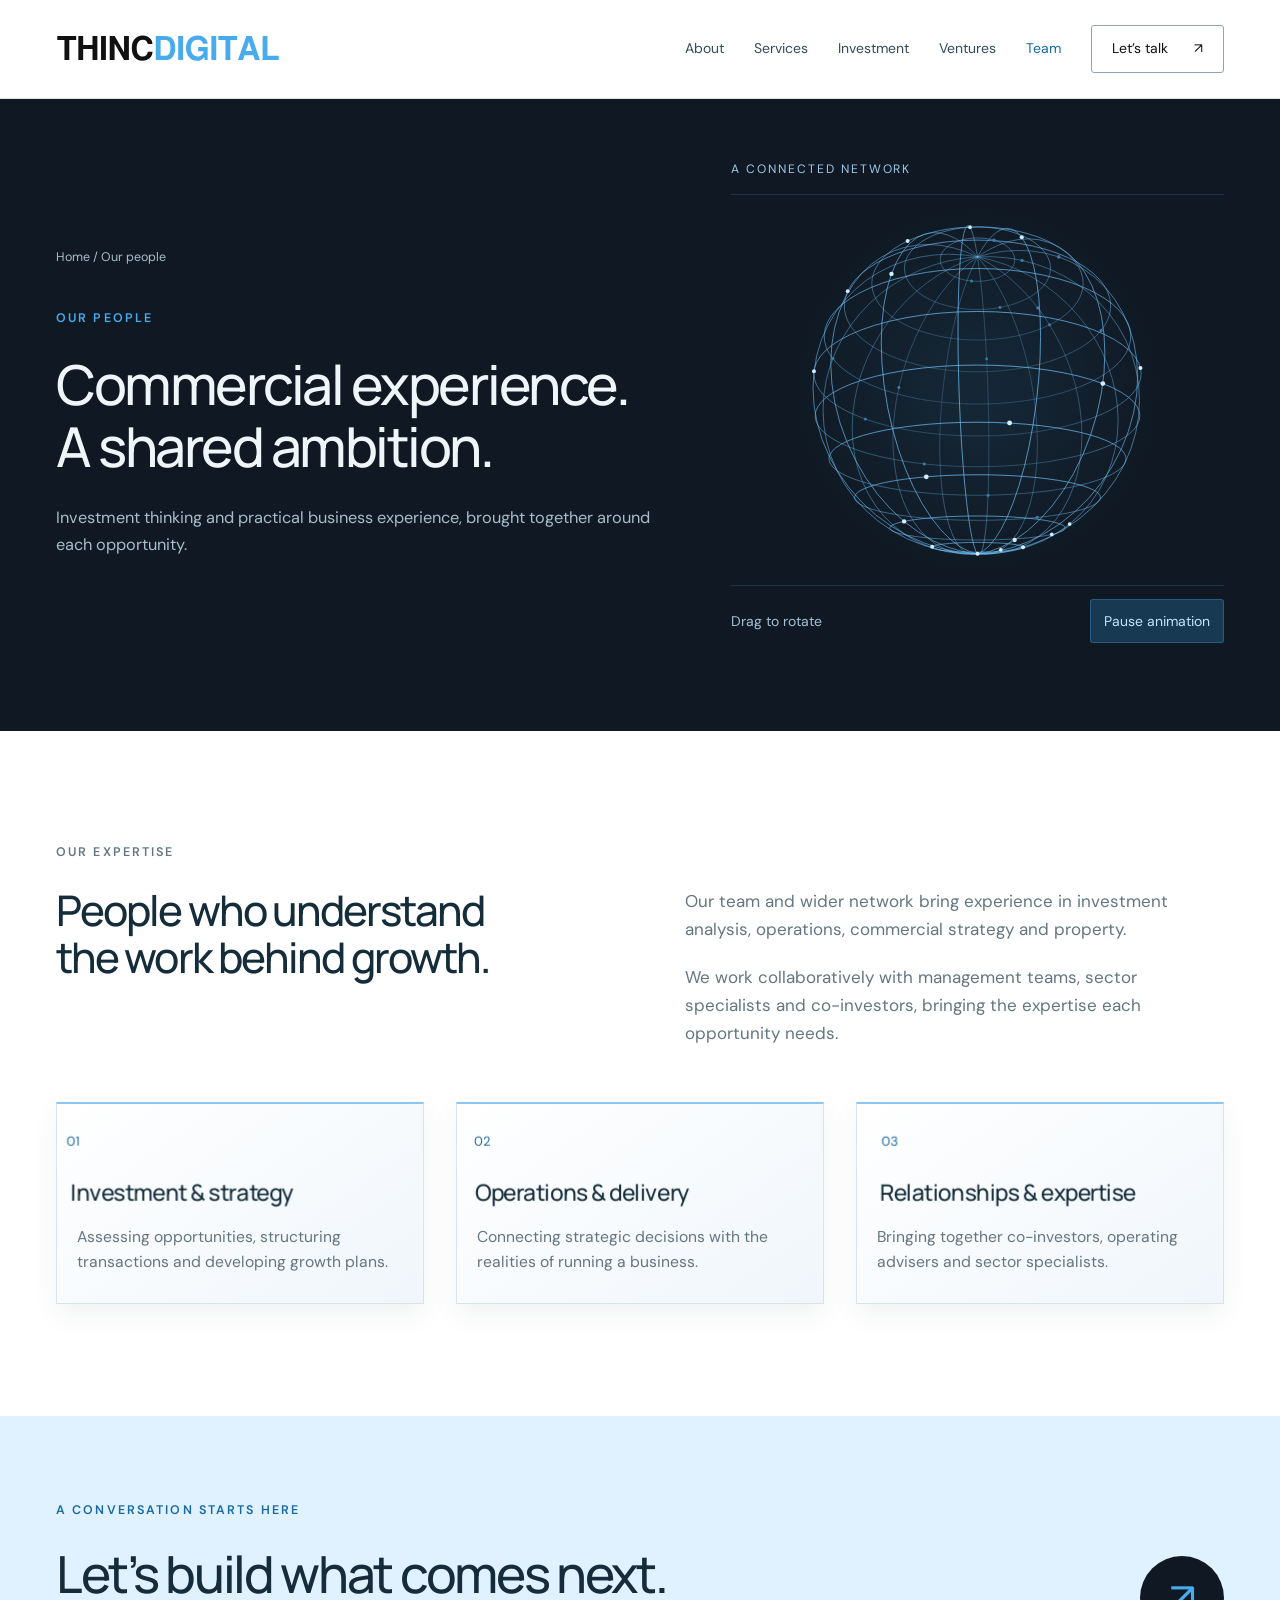
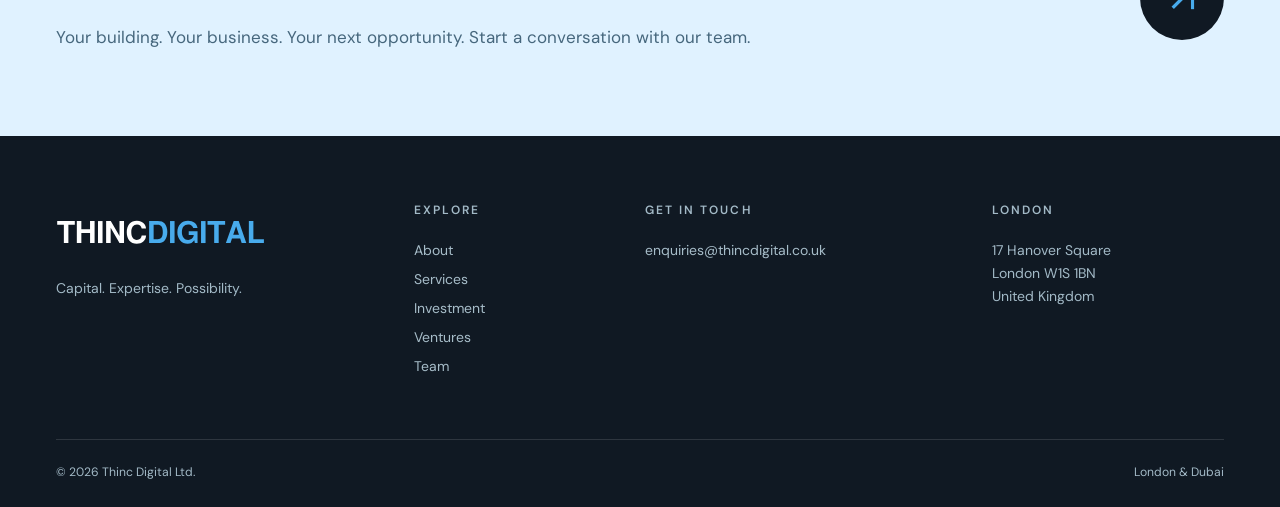
<file: team.html>
<!doctype html><html lang="en-GB"><head><meta charset="utf-8"><meta name="viewport" content="width=device-width,initial-scale=1"><title>Our people — Thinc Digital</title><meta name="description" content="Discover the investment, operational and commercial expertise behind Thinc Digital and its partner network."><meta name="theme-color" content="#101923"><link rel="icon" href="assets/img/favicon.svg?v=11" type="image/svg+xml"><link rel="stylesheet" href="assets/styles.css?v=11"></head><body><a class="skip" href="#main">Skip to content</a><header><div class="container nav"><a class="brand" href="index.html" aria-label="Thinc Digital home"><img src="assets/img/logo.svg?v=11" alt="Thinc Digital" width="240" height="52"></a><button class="menu" aria-expanded="false" aria-controls="navigation">Menu <span aria-hidden="true">＋</span></button><nav id="navigation" aria-label="Main navigation"><a href="about.html" >About</a><a href="services.html" >Services</a><a href="investment.html" >Investment</a><a href="index.html#ventures" >Ventures</a><a href="team.html" aria-current="page">Team</a><a class="contact-link" href="contact.html">Let’s talk <span>↗</span></a></nav></div></header><main id="main"><section class="inner-hero dimensional"><div class="container depth-layout"><div class="depth-copy"><a class="breadcrumb" href="index.html">Home / Our people</a><p class="eyebrow">Our people</p><h1>Commercial experience.<br>A shared ambition.</h1><p>Investment thinking and practical business experience, brought together around each opportunity.</p></div><div class="depth-scene" data-shape="sphere"><div class="depth-caption">A connected network</div><canvas class="depth-canvas" tabindex="0" role="img" aria-label="Three-second animated 3D geometric sphere. Drag horizontally or use arrow keys to rotate."></canvas><div class="depth-controls"><span>Drag to rotate</span><button class="motion-toggle" type="button" aria-pressed="false">Pause animation</button></div></div></div></section><section class="section inner-section "><div class="container"><div class="editorial"><div><p class="eyebrow">Our expertise</p><h2>People who understand<br>the work behind growth.</h2></div><div class="editorial-copy"><p>Our team and wider network bring experience in investment analysis, operations, commercial strategy and property.</p><p>We work collaboratively with management teams, sector specialists and co-investors, bringing the expertise each opportunity needs.</p></div></div><div class="detail-grid"><article><span class="detail-number">01</span><h3>Investment & strategy</h3><p>Assessing opportunities, structuring transactions and developing growth plans.</p></article><article><span class="detail-number">02</span><h3>Operations & delivery</h3><p>Connecting strategic decisions with the realities of running a business.</p></article><article><span class="detail-number">03</span><h3>Relationships & expertise</h3><p>Bringing together co-investors, operating advisers and sector specialists.</p></article></div></div></section><section class="cta"><div class="container"><p class="eyebrow">A conversation starts here</p><div class="cta-row"><div><h2>Let’s build what comes next.</h2><p>Your building. Your business. Your next opportunity. Start a conversation with our team.</p></div><a class="round-link" href="contact.html" aria-label="Contact Thinc Digital">↗</a></div></div></section></main><footer><div class="container"><div class="footer-top"><div><a href="index.html"><img src="assets/img/logo-white.svg?v=11" alt="Thinc Digital" width="240" height="52"></a><p>Capital. Expertise. Possibility.</p></div><div><p class="eyebrow">Explore</p><a href="about.html">About</a><a href="services.html">Services</a><a href="investment.html">Investment</a><a href="index.html#ventures">Ventures</a><a href="team.html">Team</a></div><div><p class="eyebrow">Get in touch</p><a href="mailto:enquiries@thincdigital.co.uk">enquiries@thincdigital.co.uk</a></div><div><p class="eyebrow">London</p><p>17 Hanover Square<br>London W1S 1BN<br>United Kingdom</p></div></div><div class="footer-bottom"><span>© 2026 Thinc Digital Ltd.</span><span>London &amp; Dubai</span></div></div></footer><script src="assets/nav.js?v=9"></script><script src="assets/depth.js?v=11"></script></body></html>
</file>
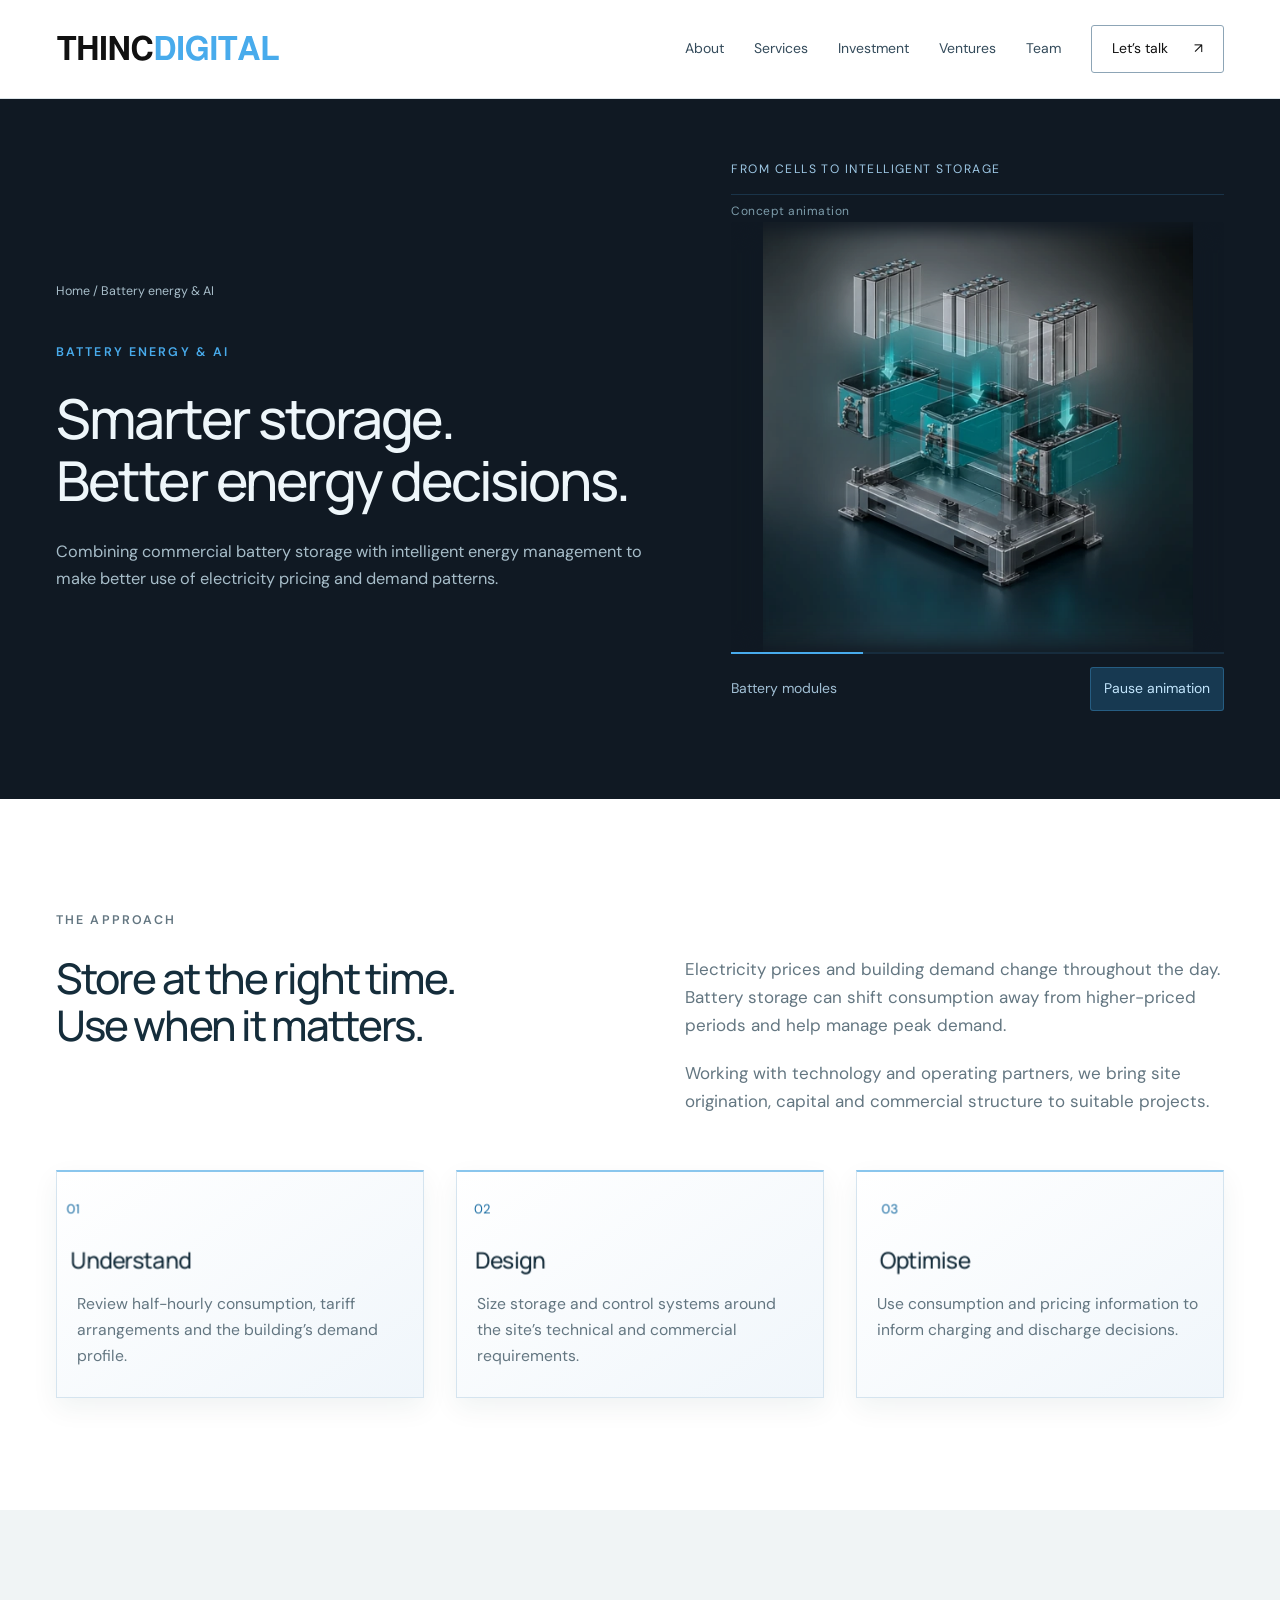
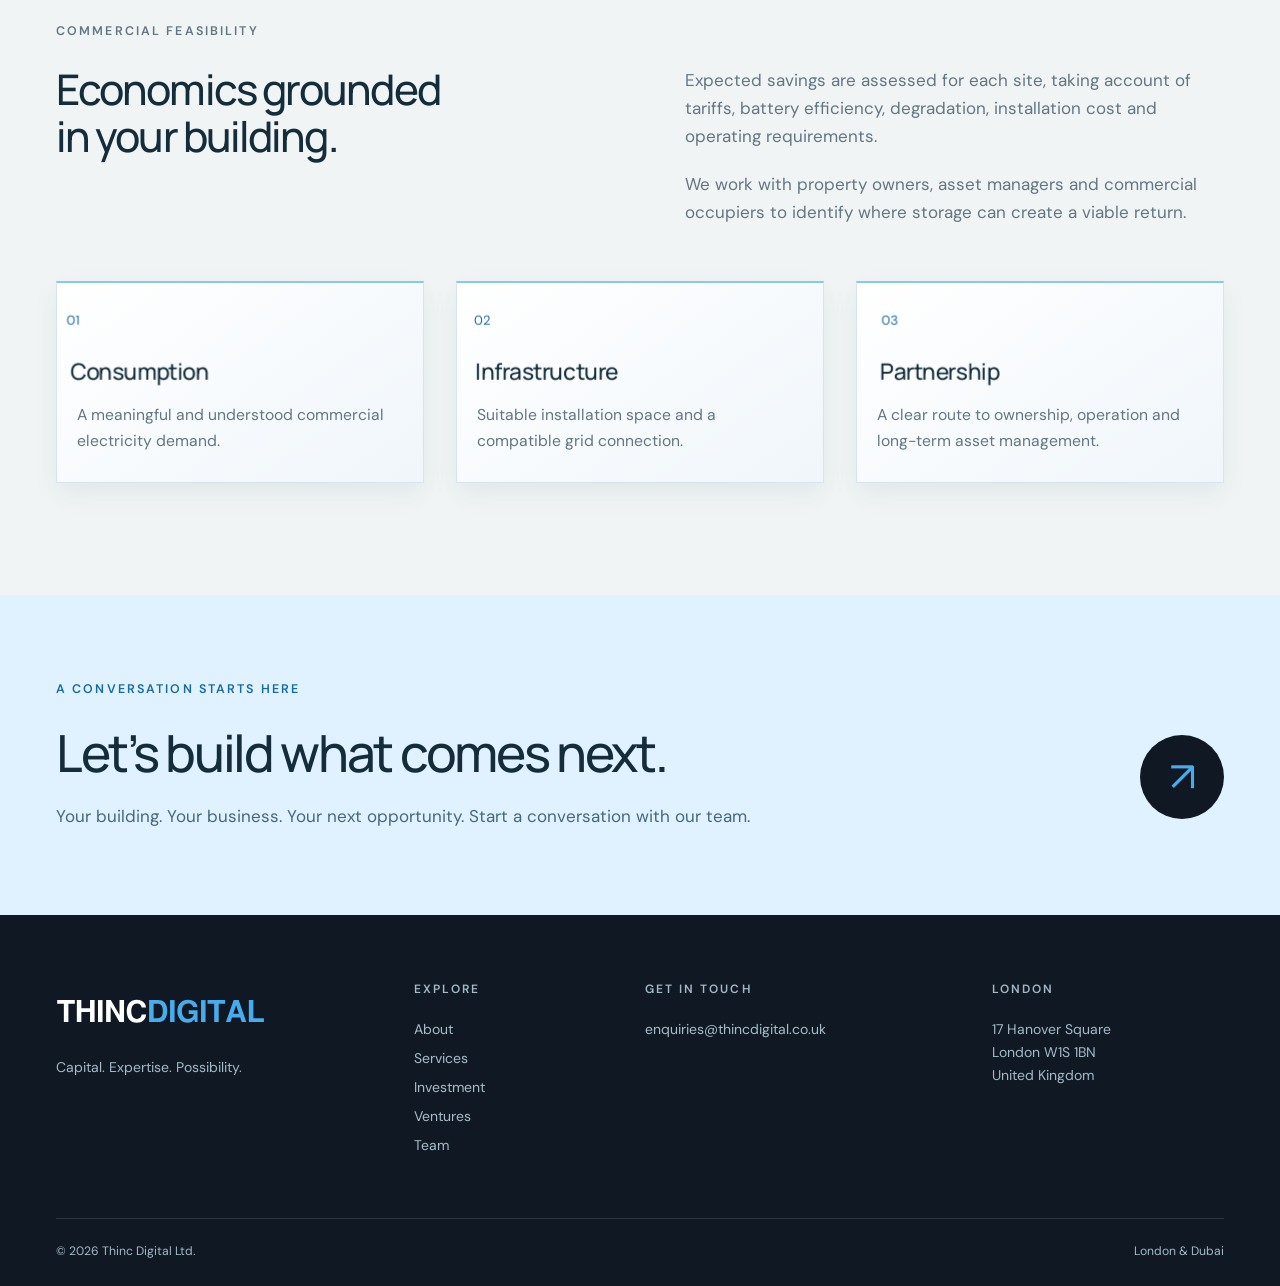
<file: ventures/battery-energy-ai.html>
<!doctype html><html lang="en-GB"><head><meta charset="utf-8"><meta name="viewport" content="width=device-width,initial-scale=1"><title>Battery energy & AI — Thinc Digital</title><meta name="description" content="Explore commercial battery storage and intelligent energy management with Thinc Digital."><meta name="theme-color" content="#101923"><link rel="icon" href="../assets/img/favicon.svg?v=11" type="image/svg+xml"><link rel="stylesheet" href="../assets/styles.css?v=11"></head><body><a class="skip" href="#main">Skip to content</a><header><div class="container nav"><a class="brand" href="../index.html" aria-label="Thinc Digital home"><img src="../assets/img/logo.svg?v=11" alt="Thinc Digital" width="240" height="52"></a><button class="menu" aria-expanded="false" aria-controls="navigation">Menu <span aria-hidden="true">＋</span></button><nav id="navigation" aria-label="Main navigation"><a href="../about.html" >About</a><a href="../services.html" >Services</a><a href="../investment.html" >Investment</a><a href="../index.html#ventures" >Ventures</a><a href="../team.html" >Team</a><a class="contact-link" href="../contact.html">Let’s talk <span>↗</span></a></nav></div></header><main id="main"><section class="inner-hero dimensional"><div class="container depth-layout"><div class="depth-copy"><a class="breadcrumb" href="../index.html">Home / Battery energy & AI</a><p class="eyebrow">Battery energy & AI</p><h1>Smarter storage.<br>Better energy decisions.</h1><p>Combining commercial battery storage with intelligent energy management to make better use of electricity pricing and demand patterns.</p></div><div class="assembly-scene" data-sequence="battery"><div class="depth-caption">From cells to intelligent storage</div><p class="concept-note">Concept animation</p><div class="assembly-stage"><img class="assembly-poster" src="../assets/img/battery-complete.webp" alt="Illustrative battery components assembling into a commercial energy storage cabinet." width="512" height="512"><canvas class="assembly-canvas" role="img" aria-label="Illustrative battery components assembling into a commercial energy storage cabinet."></canvas></div><div class="assembly-progress" aria-hidden="true"><span></span></div><div class="depth-controls"><span class="assembly-label">Illustrative sequence</span><button class="assembly-replay" type="button">Replay animation</button></div></div></div></section><section class="section inner-section "><div class="container"><div class="editorial"><div><p class="eyebrow">The approach</p><h2>Store at the right time.<br>Use when it matters.</h2></div><div class="editorial-copy"><p>Electricity prices and building demand change throughout the day. Battery storage can shift consumption away from higher-priced periods and help manage peak demand.</p><p>Working with technology and operating partners, we bring site origination, capital and commercial structure to suitable projects.</p></div></div><div class="detail-grid"><article><span class="detail-number">01</span><h3>Understand</h3><p>Review half-hourly consumption, tariff arrangements and the building’s demand profile.</p></article><article><span class="detail-number">02</span><h3>Design</h3><p>Size storage and control systems around the site’s technical and commercial requirements.</p></article><article><span class="detail-number">03</span><h3>Optimise</h3><p>Use consumption and pricing information to inform charging and discharge decisions.</p></article></div></div></section><section class="section inner-section tinted"><div class="container"><div class="editorial"><div><p class="eyebrow">Commercial feasibility</p><h2>Economics grounded<br>in your building.</h2></div><div class="editorial-copy"><p>Expected savings are assessed for each site, taking account of tariffs, battery efficiency, degradation, installation cost and operating requirements.</p><p>We work with property owners, asset managers and commercial occupiers to identify where storage can create a viable return.</p></div></div><div class="detail-grid"><article><span class="detail-number">01</span><h3>Consumption</h3><p>A meaningful and understood commercial electricity demand.</p></article><article><span class="detail-number">02</span><h3>Infrastructure</h3><p>Suitable installation space and a compatible grid connection.</p></article><article><span class="detail-number">03</span><h3>Partnership</h3><p>A clear route to ownership, operation and long-term asset management.</p></article></div></div></section><section class="cta"><div class="container"><p class="eyebrow">A conversation starts here</p><div class="cta-row"><div><h2>Let’s build what comes next.</h2><p>Your building. Your business. Your next opportunity. Start a conversation with our team.</p></div><a class="round-link" href="../contact.html" aria-label="Contact Thinc Digital">↗</a></div></div></section></main><footer><div class="container"><div class="footer-top"><div><a href="../index.html"><img src="../assets/img/logo-white.svg?v=11" alt="Thinc Digital" width="240" height="52"></a><p>Capital. Expertise. Possibility.</p></div><div><p class="eyebrow">Explore</p><a href="../about.html">About</a><a href="../services.html">Services</a><a href="../investment.html">Investment</a><a href="../index.html#ventures">Ventures</a><a href="../team.html">Team</a></div><div><p class="eyebrow">Get in touch</p><a href="mailto:enquiries@thincdigital.co.uk">enquiries@thincdigital.co.uk</a></div><div><p class="eyebrow">London</p><p>17 Hanover Square<br>London W1S 1BN<br>United Kingdom</p></div></div><div class="footer-bottom"><span>© 2026 Thinc Digital Ltd.</span><span>London &amp; Dubai</span></div></div></footer><script src="../assets/nav.js?v=9"></script><script src="../assets/depth.js?v=11"></script><script src="../assets/assembly.js?v=9"></script></body></html>
</file>
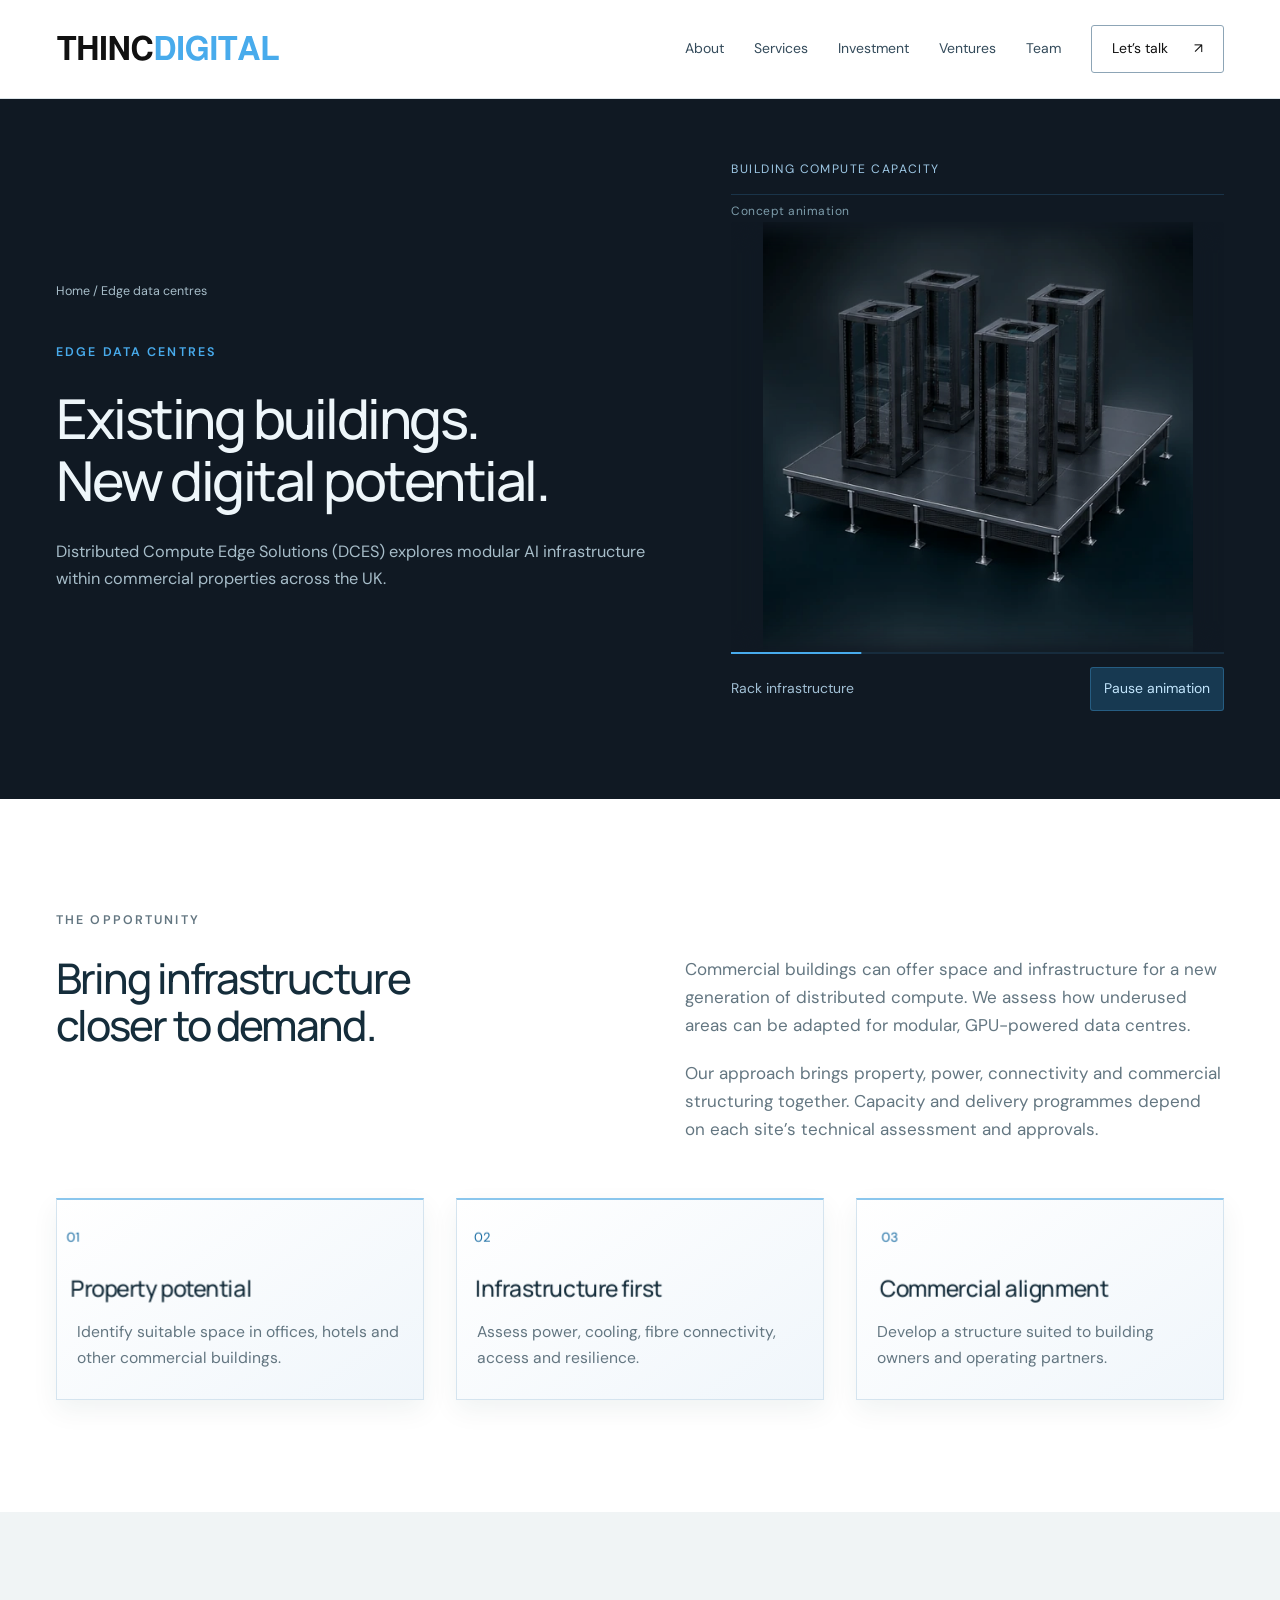
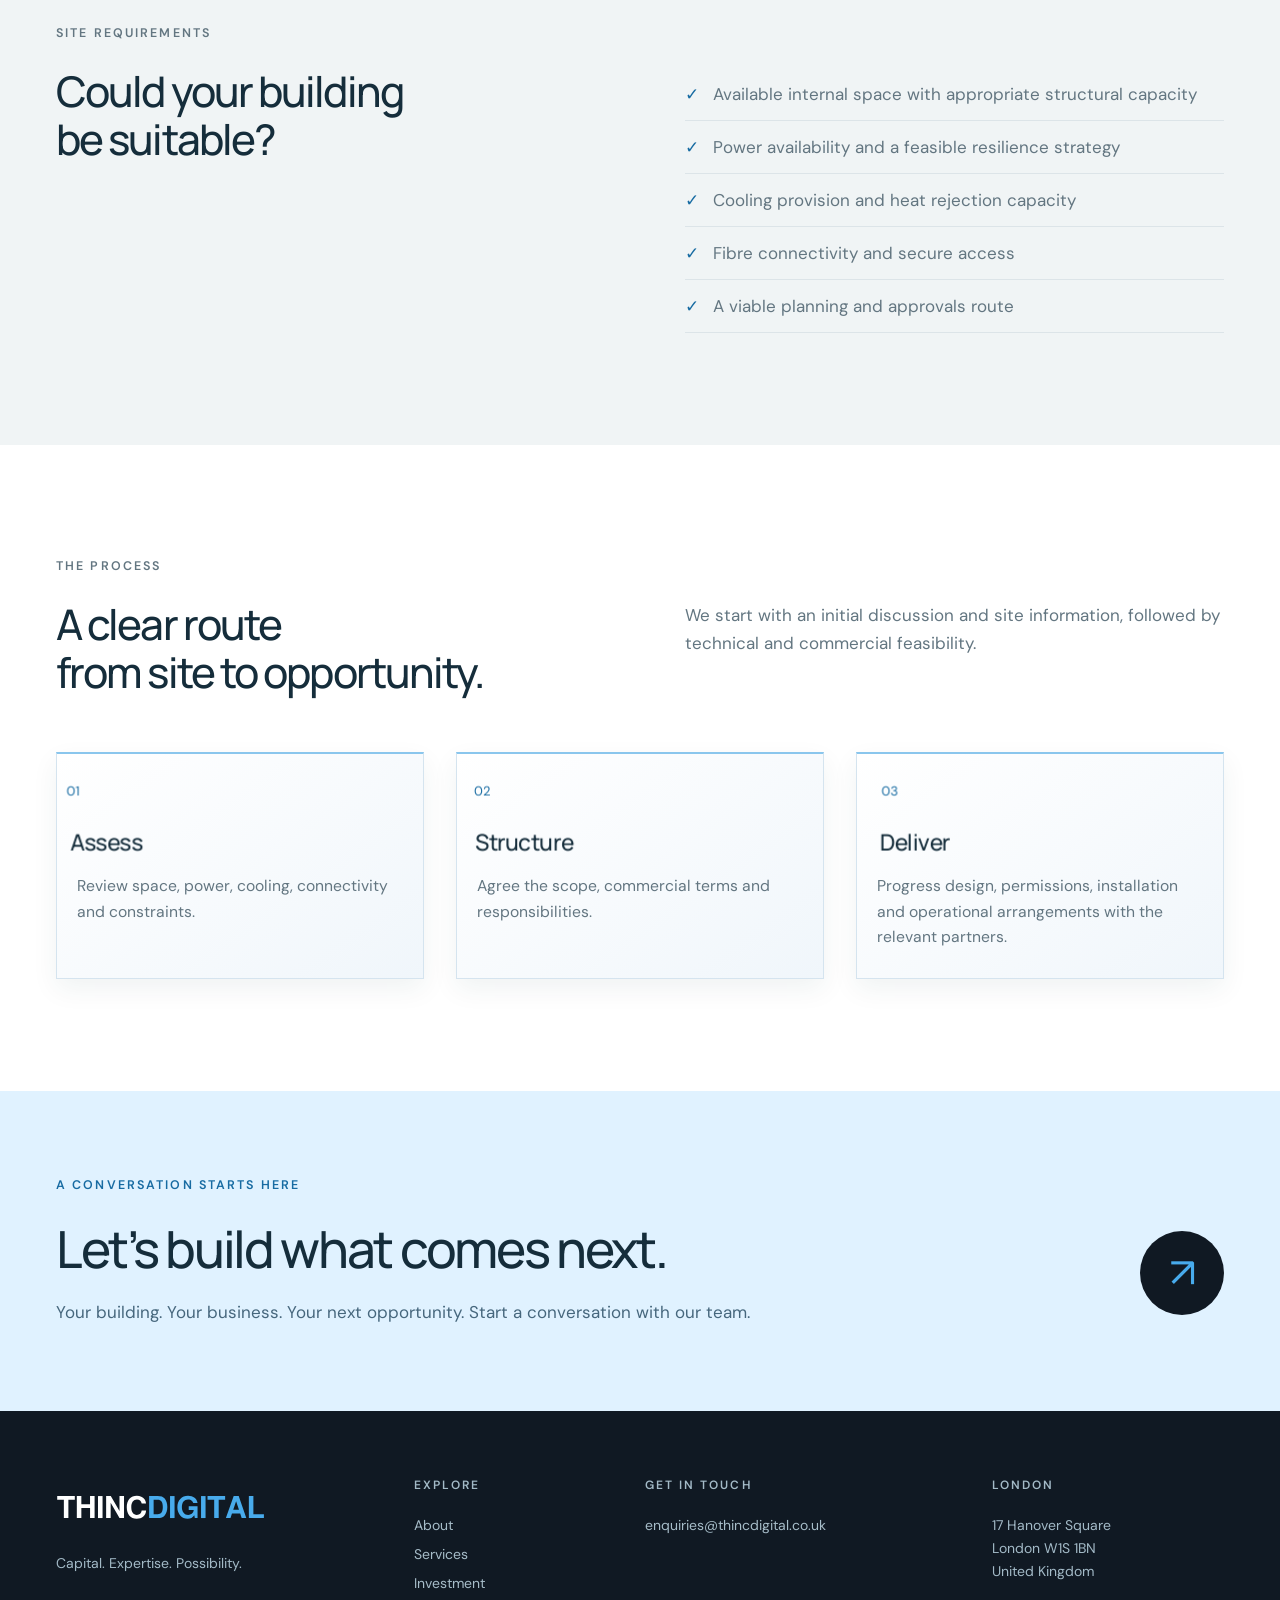
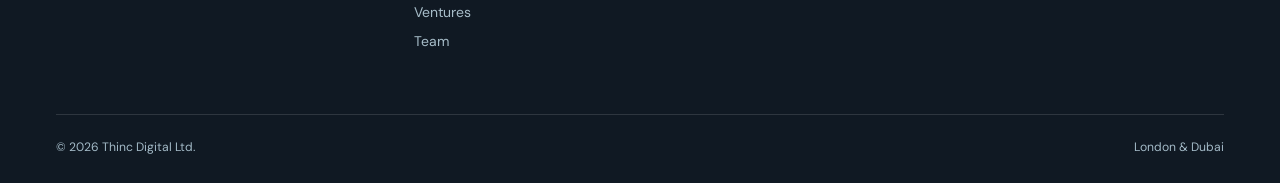
<file: ventures/edge-data-centres.html>
<!doctype html><html lang="en-GB"><head><meta charset="utf-8"><meta name="viewport" content="width=device-width,initial-scale=1"><title>Edge data centres — Thinc Digital</title><meta name="description" content="Explore Thinc Digital’s approach to edge data centres, local compute capacity and digital infrastructure."><meta name="theme-color" content="#101923"><link rel="icon" href="../assets/img/favicon.svg?v=11" type="image/svg+xml"><link rel="stylesheet" href="../assets/styles.css?v=11"></head><body><a class="skip" href="#main">Skip to content</a><header><div class="container nav"><a class="brand" href="../index.html" aria-label="Thinc Digital home"><img src="../assets/img/logo.svg?v=11" alt="Thinc Digital" width="240" height="52"></a><button class="menu" aria-expanded="false" aria-controls="navigation">Menu <span aria-hidden="true">＋</span></button><nav id="navigation" aria-label="Main navigation"><a href="../about.html" >About</a><a href="../services.html" >Services</a><a href="../investment.html" >Investment</a><a href="../index.html#ventures" >Ventures</a><a href="../team.html" >Team</a><a class="contact-link" href="../contact.html">Let’s talk <span>↗</span></a></nav></div></header><main id="main"><section class="inner-hero dimensional"><div class="container depth-layout"><div class="depth-copy"><a class="breadcrumb" href="../index.html">Home / Edge data centres</a><p class="eyebrow">Edge data centres</p><h1>Existing buildings.<br>New digital potential.</h1><p>Distributed Compute Edge Solutions (DCES) explores modular AI infrastructure within commercial properties across the UK.</p></div><div class="assembly-scene" data-sequence="datacentre"><div class="depth-caption">Building compute capacity</div><p class="concept-note">Concept animation</p><div class="assembly-stage"><img class="assembly-poster" src="../assets/img/datacentre-complete.webp" alt="Illustrative server racks and infrastructure assembling into a compact data centre." width="512" height="512"><canvas class="assembly-canvas" role="img" aria-label="Illustrative server racks and infrastructure assembling into a compact data centre."></canvas></div><div class="assembly-progress" aria-hidden="true"><span></span></div><div class="depth-controls"><span class="assembly-label">Illustrative sequence</span><button class="assembly-replay" type="button">Replay animation</button></div></div></div></section><section class="section inner-section "><div class="container"><div class="editorial"><div><p class="eyebrow">The opportunity</p><h2>Bring infrastructure<br>closer to demand.</h2></div><div class="editorial-copy"><p>Commercial buildings can offer space and infrastructure for a new generation of distributed compute. We assess how underused areas can be adapted for modular, GPU-powered data centres.</p><p>Our approach brings property, power, connectivity and commercial structuring together. Capacity and delivery programmes depend on each site’s technical assessment and approvals.</p></div></div><div class="detail-grid"><article><span class="detail-number">01</span><h3>Property potential</h3><p>Identify suitable space in offices, hotels and other commercial buildings.</p></article><article><span class="detail-number">02</span><h3>Infrastructure first</h3><p>Assess power, cooling, fibre connectivity, access and resilience.</p></article><article><span class="detail-number">03</span><h3>Commercial alignment</h3><p>Develop a structure suited to building owners and operating partners.</p></article></div></div></section><section class="section inner-section tinted"><div class="container"><div class="editorial"><div><p class="eyebrow">Site requirements</p><h2>Could your building<br>be suitable?</h2></div><div class="editorial-copy"><ul class="checklist"><li>Available internal space with appropriate structural capacity</li><li>Power availability and a feasible resilience strategy</li><li>Cooling provision and heat rejection capacity</li><li>Fibre connectivity and secure access</li><li>A viable planning and approvals route</li></ul></div></div></div></section><section class="section inner-section "><div class="container"><div class="editorial"><div><p class="eyebrow">The process</p><h2>A clear route<br>from site to opportunity.</h2></div><div class="editorial-copy"><p>We start with an initial discussion and site information, followed by technical and commercial feasibility.</p></div></div><div class="detail-grid"><article><span class="detail-number">01</span><h3>Assess</h3><p>Review space, power, cooling, connectivity and constraints.</p></article><article><span class="detail-number">02</span><h3>Structure</h3><p>Agree the scope, commercial terms and responsibilities.</p></article><article><span class="detail-number">03</span><h3>Deliver</h3><p>Progress design, permissions, installation and operational arrangements with the relevant partners.</p></article></div></div></section><section class="cta"><div class="container"><p class="eyebrow">A conversation starts here</p><div class="cta-row"><div><h2>Let’s build what comes next.</h2><p>Your building. Your business. Your next opportunity. Start a conversation with our team.</p></div><a class="round-link" href="../contact.html" aria-label="Contact Thinc Digital">↗</a></div></div></section></main><footer><div class="container"><div class="footer-top"><div><a href="../index.html"><img src="../assets/img/logo-white.svg?v=11" alt="Thinc Digital" width="240" height="52"></a><p>Capital. Expertise. Possibility.</p></div><div><p class="eyebrow">Explore</p><a href="../about.html">About</a><a href="../services.html">Services</a><a href="../investment.html">Investment</a><a href="../index.html#ventures">Ventures</a><a href="../team.html">Team</a></div><div><p class="eyebrow">Get in touch</p><a href="mailto:enquiries@thincdigital.co.uk">enquiries@thincdigital.co.uk</a></div><div><p class="eyebrow">London</p><p>17 Hanover Square<br>London W1S 1BN<br>United Kingdom</p></div></div><div class="footer-bottom"><span>© 2026 Thinc Digital Ltd.</span><span>London &amp; Dubai</span></div></div></footer><script src="../assets/nav.js?v=9"></script><script src="../assets/depth.js?v=11"></script><script src="../assets/assembly.js?v=9"></script></body></html>
</file>
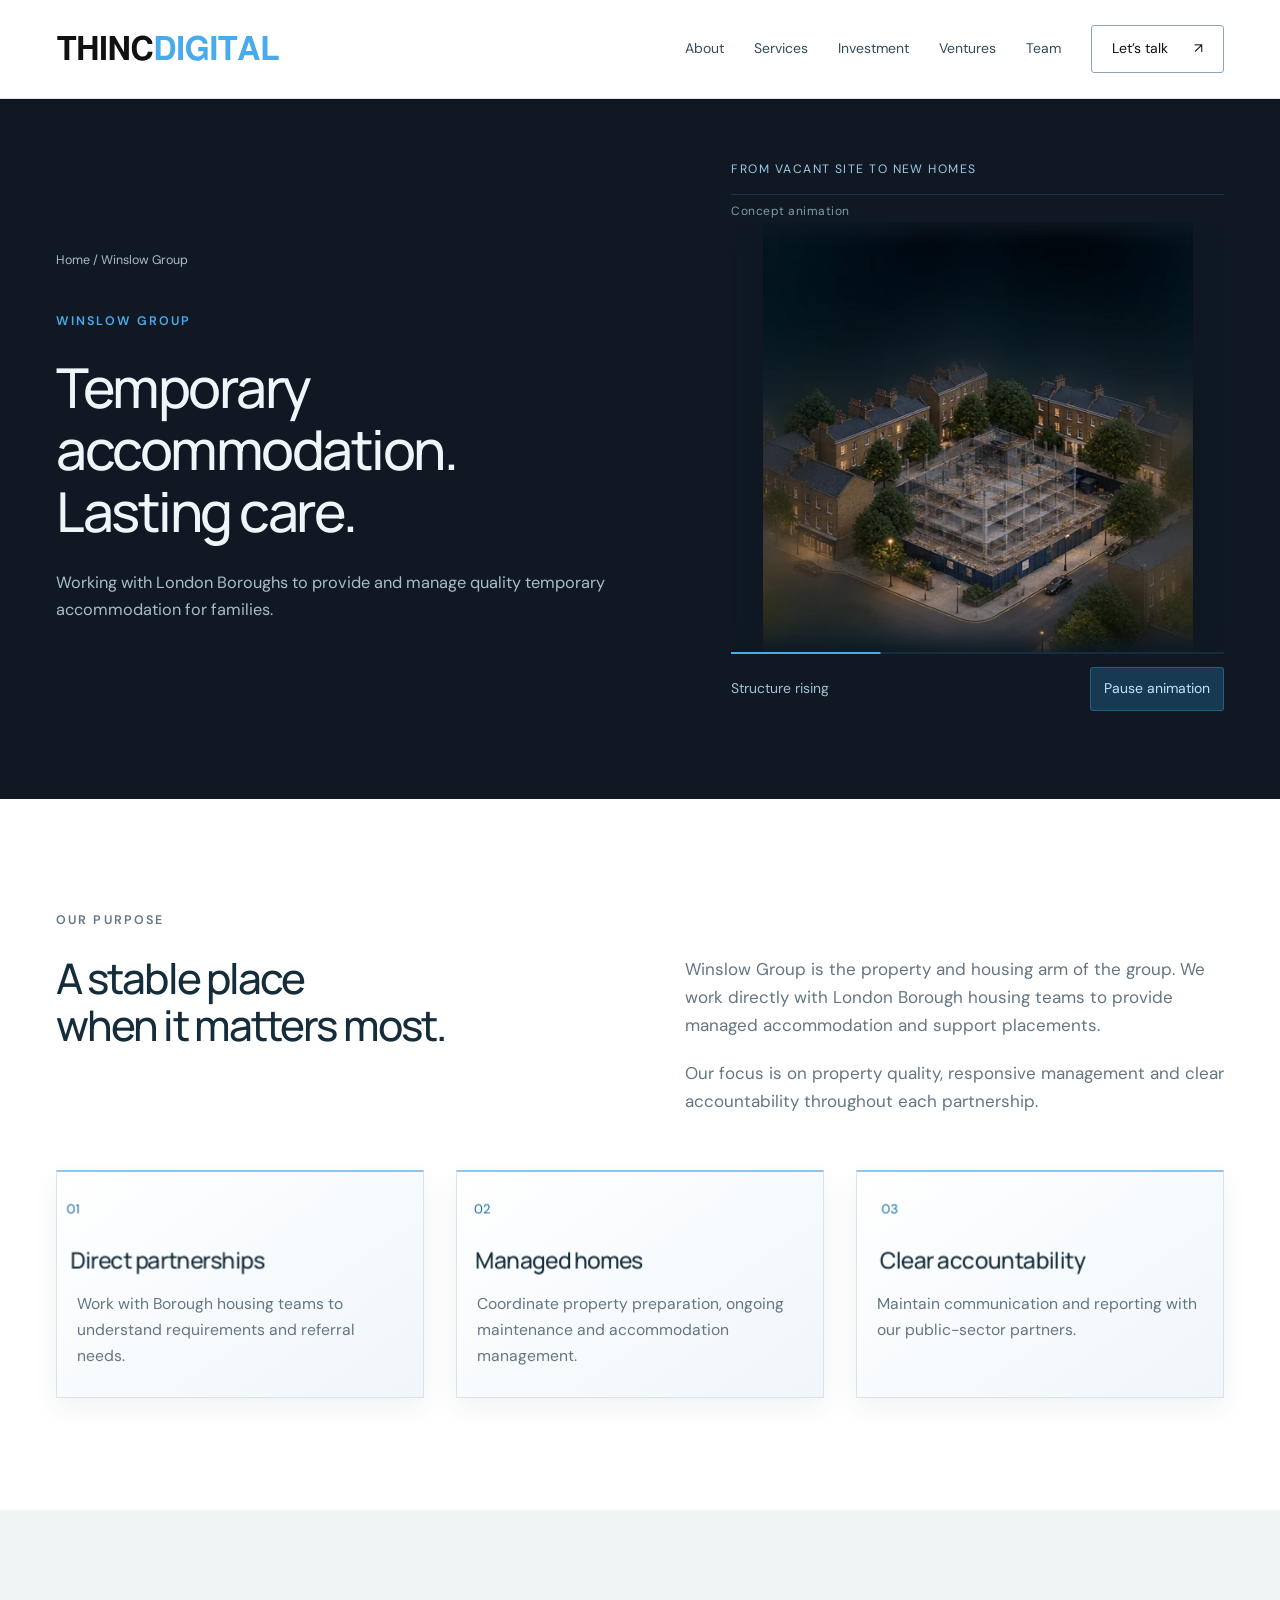
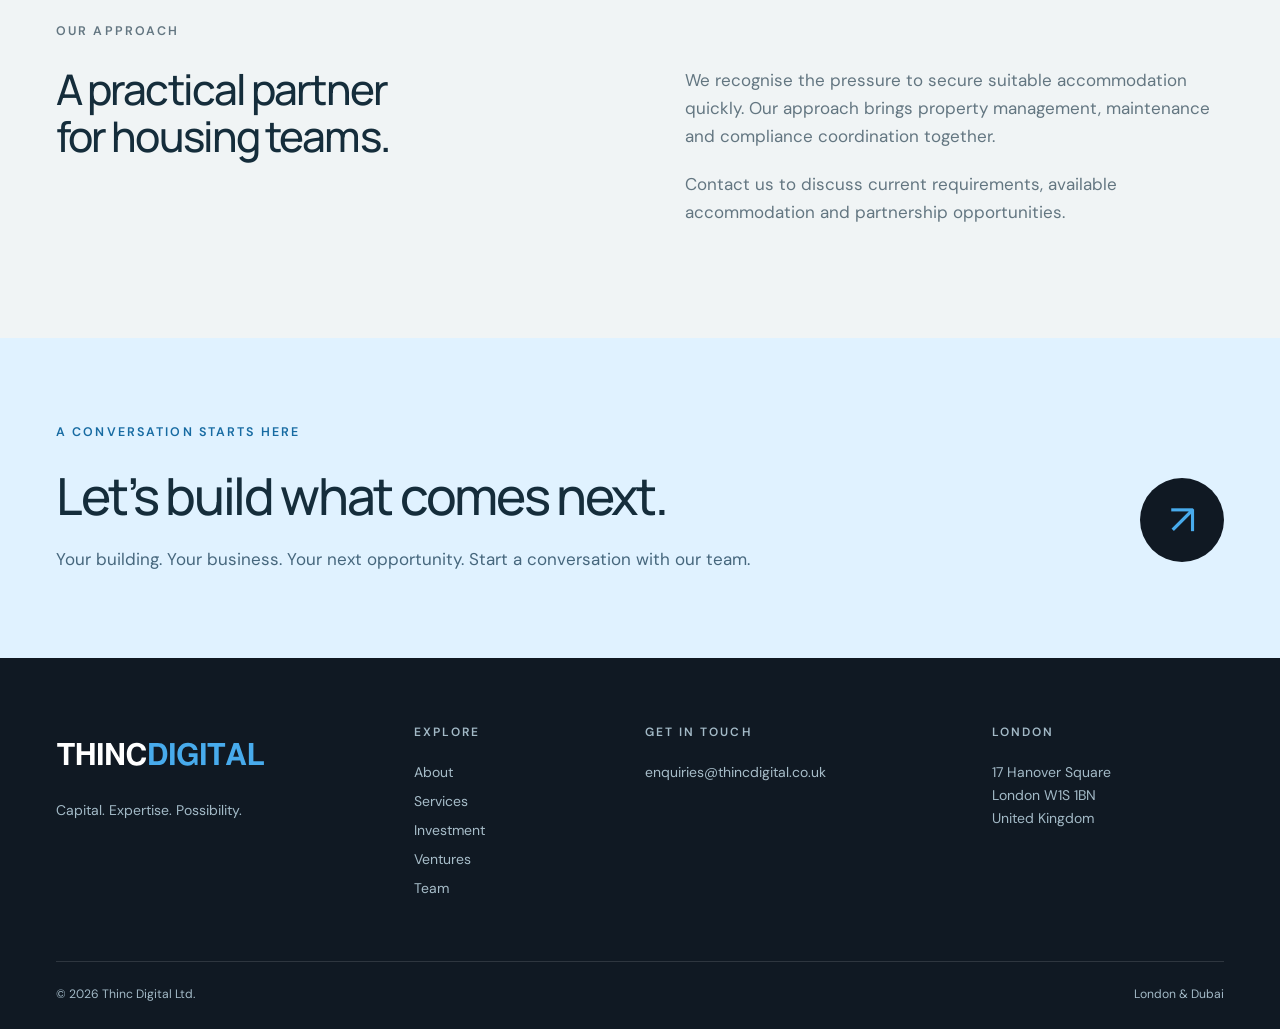
<file: ventures/winslow-group.html>
<!doctype html><html lang="en-GB"><head><meta charset="utf-8"><meta name="viewport" content="width=device-width,initial-scale=1"><title>Winslow Group — Thinc Digital</title><meta name="description" content="Discover Winslow Group’s housing and property activities, working with partners to deliver accommodation."><meta name="theme-color" content="#101923"><link rel="icon" href="../assets/img/favicon.svg?v=11" type="image/svg+xml"><link rel="stylesheet" href="../assets/styles.css?v=11"></head><body><a class="skip" href="#main">Skip to content</a><header><div class="container nav"><a class="brand" href="../index.html" aria-label="Thinc Digital home"><img src="../assets/img/logo.svg?v=11" alt="Thinc Digital" width="240" height="52"></a><button class="menu" aria-expanded="false" aria-controls="navigation">Menu <span aria-hidden="true">＋</span></button><nav id="navigation" aria-label="Main navigation"><a href="../about.html" >About</a><a href="../services.html" >Services</a><a href="../investment.html" >Investment</a><a href="../index.html#ventures" >Ventures</a><a href="../team.html" >Team</a><a class="contact-link" href="../contact.html">Let’s talk <span>↗</span></a></nav></div></header><main id="main"><section class="inner-hero dimensional"><div class="container depth-layout"><div class="depth-copy"><a class="breadcrumb" href="../index.html">Home / Winslow Group</a><p class="eyebrow">Winslow Group</p><h1>Temporary accommodation.<br>Lasting care.</h1><p>Working with London Boroughs to provide and manage quality temporary accommodation for families.</p></div><div class="assembly-scene" data-sequence="winslow"><div class="depth-caption">From vacant site to new homes</div><p class="concept-note">Concept animation</p><div class="assembly-stage"><img class="assembly-poster" src="../assets/img/winslow-complete.webp" alt="Illustrative vacant urban site developing into a new high-rise residential building." width="512" height="512"><canvas class="assembly-canvas" role="img" aria-label="Illustrative vacant urban site developing into a new high-rise residential building."></canvas></div><div class="assembly-progress" aria-hidden="true"><span></span></div><div class="depth-controls"><span class="assembly-label">Illustrative sequence</span><button class="assembly-replay" type="button">Replay animation</button></div></div></div></section><section class="section inner-section "><div class="container"><div class="editorial"><div><p class="eyebrow">Our purpose</p><h2>A stable place<br>when it matters most.</h2></div><div class="editorial-copy"><p>Winslow Group is the property and housing arm of the group. We work directly with London Borough housing teams to provide managed accommodation and support placements.</p><p>Our focus is on property quality, responsive management and clear accountability throughout each partnership.</p></div></div><div class="detail-grid"><article><span class="detail-number">01</span><h3>Direct partnerships</h3><p>Work with Borough housing teams to understand requirements and referral needs.</p></article><article><span class="detail-number">02</span><h3>Managed homes</h3><p>Coordinate property preparation, ongoing maintenance and accommodation management.</p></article><article><span class="detail-number">03</span><h3>Clear accountability</h3><p>Maintain communication and reporting with our public-sector partners.</p></article></div></div></section><section class="section inner-section tinted"><div class="container"><div class="editorial"><div><p class="eyebrow">Our approach</p><h2>A practical partner<br>for housing teams.</h2></div><div class="editorial-copy"><p>We recognise the pressure to secure suitable accommodation quickly. Our approach brings property management, maintenance and compliance coordination together.</p><p>Contact us to discuss current requirements, available accommodation and partnership opportunities.</p></div></div></div></section><section class="cta"><div class="container"><p class="eyebrow">A conversation starts here</p><div class="cta-row"><div><h2>Let’s build what comes next.</h2><p>Your building. Your business. Your next opportunity. Start a conversation with our team.</p></div><a class="round-link" href="../contact.html" aria-label="Contact Thinc Digital">↗</a></div></div></section></main><footer><div class="container"><div class="footer-top"><div><a href="../index.html"><img src="../assets/img/logo-white.svg?v=11" alt="Thinc Digital" width="240" height="52"></a><p>Capital. Expertise. Possibility.</p></div><div><p class="eyebrow">Explore</p><a href="../about.html">About</a><a href="../services.html">Services</a><a href="../investment.html">Investment</a><a href="../index.html#ventures">Ventures</a><a href="../team.html">Team</a></div><div><p class="eyebrow">Get in touch</p><a href="mailto:enquiries@thincdigital.co.uk">enquiries@thincdigital.co.uk</a></div><div><p class="eyebrow">London</p><p>17 Hanover Square<br>London W1S 1BN<br>United Kingdom</p></div></div><div class="footer-bottom"><span>© 2026 Thinc Digital Ltd.</span><span>London &amp; Dubai</span></div></div></footer><script src="../assets/nav.js?v=9"></script><script src="../assets/depth.js?v=11"></script><script src="../assets/assembly.js?v=9"></script></body></html>
</file>
<file: assets/styles.css>
@import url('https://fonts.googleapis.com/css2?family=DM+Sans:wght@400;450;500;600;700&family=Manrope:wght@400;500;600;650;700;800&display=swap');
:root{--navy:#101923;--navy2:#182936;--teal:#48abec;--ink:#152d3b;--muted:#637681;--line:#dce4e8;--paper:#f0f4f5;--font:'DM Sans',Arial,sans-serif;--display:'Manrope',Arial,sans-serif}*{box-sizing:border-box}html{scroll-behavior:smooth;scroll-padding-top:96px}body{margin:0;background:white;color:var(--ink);font:17px/1.65 var(--font);-webkit-font-smoothing:antialiased}a{color:inherit;text-decoration:none}button{font:inherit}img{max-width:100%;display:block}h1,h2,h3,p{margin:0}h1,h2,h3{font-family:var(--display);font-weight:500;line-height:1.13;letter-spacing:-.045em}h1{font-size:clamp(3rem,5.6vw,5.6rem)}h2{font-size:clamp(2.25rem,3.7vw,3.8rem)}h3{font-size:1.5rem;letter-spacing:-.025em}p{color:var(--muted)}p+p{margin-top:20px}.container{width:min(1320px,calc(100% - 112px));margin:auto}.eyebrow{font-size:.78rem;font-weight:600;text-transform:uppercase;letter-spacing:.17em;line-height:1.5;margin-bottom:25px}.section{padding:112px 0}.skip{position:fixed;top:-60px;left:15px;z-index:100;background:var(--teal);padding:12px}.skip:focus{top:10px}:focus-visible{outline:2px solid #166faa;outline-offset:6px}header{background:var(--navy);color:#eaf2f5;position:sticky;top:0;z-index:20;border-bottom:1px solid #ffffff18}.nav{display:flex;align-items:center;justify-content:space-between;min-height:98px;gap:30px}.brand img{width:225px;height:auto}nav{display:flex;align-items:center;gap:30px}nav>a{font-size:.9rem;color:#bac9d1;transition:color .2s}nav>a:hover,nav>a[aria-current]{color:var(--teal)}.contact-link{border:1px solid #66818b;border-radius:3px;padding:11px 20px;color:white;display:flex;gap:26px}.menu{display:none}.hero{overflow:hidden;background:var(--navy);color:#f2f7fa}.hero-grid{display:grid;grid-template-columns:1.05fr 1fr;align-items:center;min-height:640px;position:relative;gap:10px}.hero-copy{position:relative;z-index:2;padding:72px 0}.hero .eyebrow{color:#a9c4cd;font-size:.74rem;display:flex;gap:12px;align-items:center}.mini-line{width:28px;height:1px;background:var(--teal)}.hero h1{max-width:700px;line-height:1.09;font-weight:500}.hero h1 em{font-style:normal;color:var(--teal)}.hero-desc{max-width:490px;margin-top:28px;color:#a6bdc9;line-height:1.7;font-size:1.04rem}.actions{display:flex;align-items:center;gap:28px;margin-top:38px;flex-wrap:wrap}.button{display:inline-flex;align-items:center;justify-content:space-between;gap:32px;padding:16px 23px;border-radius:2px;font-size:.88rem;font-weight:600;transition:transform .25s,background .25s}.button:hover{transform:translateY(-3px)}.primary{background:var(--teal);color:#08243b}.primary:hover{background:#8bcdf8}.text-link{display:inline-flex;align-items:center;gap:25px;font-size:.88rem;border-bottom:1px solid #5e7886;padding:9px 0;color:#e3edf1;white-space:nowrap}.hero-visual{position:relative;min-width:0;height:550px;perspective:1100px;isolation:isolate;transform-style:preserve-3d;--rx:0deg;--ry:0deg;--px:0px;--py:0px;outline-offset:-8px}.sculpture{position:absolute;width:145%;max-width:none;height:110%;left:-31%;top:-6%;object-fit:cover;object-position:70% center;mix-blend-mode:lighten;transform:rotateX(var(--rx)) rotateY(var(--ry)) translate3d(var(--px),var(--py),0);transition:transform .35s ease-out;mask-image:linear-gradient(90deg,transparent,#000 20%,#000 95%,transparent)}.visual-caption{position:absolute;inset:30px 0 auto 55px;display:flex;justify-content:space-between;color:#8ea9b5;font-size:.7rem;letter-spacing:.18em;border-bottom:1px solid #aacbd02c;padding-bottom:16px;transform:translateZ(40px)}.scene-label{position:absolute;bottom:25px;right:0;border:1px solid #60819155;background:#0924339c;backdrop-filter:blur(10px);padding:13px 20px;color:#b3ccd4;font-size:.78rem;transform:translate3d(calc(var(--px) * -1),calc(var(--py) * -1),50px);transition:transform .4s}.hero-bottom{border-top:1px solid #ffffff20;display:flex;justify-content:space-between;gap:20px;padding-top:23px;padding-bottom:25px;font-size:.78rem;color:#8fa9b8}.cross{color:var(--teal);padding:0 12px}.intro-grid{display:grid;grid-template-columns:1fr 2.45fr;gap:40px}.intro .eyebrow{padding-top:10px}.muted{color:#8c9ca5}.intro-bottom{display:flex;gap:40px;align-items:end;justify-content:space-between;margin-top:36px}.intro-bottom p{max-width:590px}.dark-link{color:var(--ink)}.ventures{background:var(--paper)}.section-heading{display:flex;justify-content:space-between;gap:40px;align-items:end;margin-bottom:50px}.section-heading>p{font-size:.95rem}.venture-grid{display:grid;grid-template-columns:repeat(3,1fr);gap:25px;perspective:1200px}.venture-card{display:block;background:white;transition:transform .3s,box-shadow .3s;transform-style:preserve-3d}.venture-card:hover,.venture-card:focus-visible{transform:translateY(-9px) rotateX(2deg);box-shadow:0 25px 45px #12354a15}.venture-image{height:250px;background-color:var(--navy2);background-size:cover;background-position:center;position:relative;overflow:hidden}.venture-image::after{content:'';position:absolute;inset:0;background:linear-gradient(180deg,#04192210,#04192265)}.v01{background-image:url('img/compute.jpg')}.v02{background-image:url('img/energy.jpg')}.v03{background-image:url('img/housing-london.jpg')}.sector{position:absolute;top:20px;left:20px;background:#f8ffffe8;color:#18496b;border-radius:2px;padding:5px 12px;font-size:.75rem;z-index:1}.venture-number{position:absolute;right:20px;bottom:15px;color:#fff8;font:500 2.8rem var(--display);z-index:1}.venture-content{padding:29px 25px}.venture-content h3{display:flex;justify-content:space-between;align-items:center;font-size:1.4rem;gap:10px}.venture-content h3 span{font-size:1.2rem;color:#176ba2}.venture-content p{margin-top:15px;font-size:.93rem;min-height:76px}.card-link{display:inline-block;border-bottom:1px solid #b8cfdf;font-size:.8rem;margin-top:20px;padding-bottom:4px}.approach{background:#152330;color:white}.approach-grid{display:grid;grid-template-columns:1fr 1fr;gap:120px}.approach .eyebrow{color:#80c4f1}.approach h2{font-size:clamp(2.2rem,3.3vw,3.4rem)}.approach p{color:#9db3bf}.approach-grid>div>p:not(.eyebrow){margin:28px 0;max-width:450px}.outline{border:1px solid #7a939d;color:white}.approach-list article{display:flex;gap:25px;padding:26px 0;border-top:1px solid #ffffff25}.approach-list article:first-child{padding-top:4px;border-top:0}.approach-list article>span{color:#67b9ef;font-size:.8rem;padding-top:3px}.approach-list h3{font-size:1.35rem;letter-spacing:-.01em}.approach-list p{font-size:.92rem;margin-top:12px}.cta{padding:85px 0;background:#e0f2ff}.cta .eyebrow{color:#176ba2}.cta-row{display:flex;align-items:center;justify-content:space-between;gap:35px}.cta h2{font-size:clamp(2.3rem,4vw,4rem)}.cta p:not(.eyebrow){margin-top:20px;color:#46677d}.round-link{display:grid;place-items:center;flex-shrink:0;width:84px;height:84px;background:var(--navy);color:var(--teal);border-radius:50%;font-size:2.6rem;transition:transform .3s}.round-link:hover{transform:rotate(45deg)}footer{background:var(--navy);color:#a7bdc9;padding:65px 0 25px;font-size:.83rem}.footer-top{display:grid;grid-template-columns:1.35fr .8fr 1.3fr 1fr;gap:45px;padding-bottom:55px}.footer-top img{width:210px}.footer-top>div>p:not(.eyebrow){margin-top:18px;color:#809ca9}.footer-top .eyebrow{font-size:.72rem;color:#71909e;margin-bottom:20px}.footer-top a{display:block;margin:6px 0}.footer-top a:hover{color:var(--teal)}.footer-bottom{display:flex;justify-content:space-between;border-top:1px solid #ffffff20;padding-top:22px;color:#76909d;font-size:.76rem}.inner-hero{background:var(--navy);color:#eef6fa;padding:65px 0 100px;position:relative;overflow:hidden}.inner-hero::after{content:'';position:absolute;right:-130px;top:60px;width:550px;height:550px;border:1px solid #48abec28;transform:rotate(35deg);pointer-events:none}.inner-hero .eyebrow{color:var(--teal);margin-top:40px}.inner-hero h1{max-width:950px;font-size:clamp(2.8rem,5vw,5.2rem)}.inner-hero p:not(.eyebrow){max-width:660px;color:#a7bdc9;margin-top:28px;font-size:1.1rem}.inner-hero .button{margin-top:30px}.breadcrumb{font-size:.78rem;color:#72909f}.editorial{display:grid;grid-template-columns:1fr 1fr;gap:90px}.editorial-copy{padding-top:44px}.editorial h2{font-size:clamp(2rem,3.3vw,3.3rem)}.detail-grid{display:grid;grid-template-columns:repeat(3,1fr);gap:32px;margin-top:55px}.detail-grid article{padding:28px 0;border-top:1px solid #b8cdcd}.detail-number{display:block;color:#176ba2;font-size:.8rem;margin-bottom:25px}.detail-grid h3{font-size:1.4rem;line-height:1.3}.detail-grid p{margin-top:16px;font-size:.98rem}.tinted{background:var(--paper)}.checklist{margin:0;padding:0;list-style:none;color:var(--muted)}.checklist li{padding:12px 0;border-bottom:1px solid var(--line)}.checklist li::before{content:'✓';color:#176ba2;padding-right:14px}.contact-grid{display:grid;grid-template-columns:2fr 1fr;gap:70px}.email-large{display:block;font-size:clamp(1.3rem,2.7vw,2.3rem);font-family:var(--display);letter-spacing:-.04em;overflow-wrap:anywhere;margin:25px 0}.contact-grid a:hover{color:#176ba2}.dubai{margin-top:35px!important;margin-bottom:12px!important}
@media(min-width:1550px){.hero-grid{min-height:720px}.hero-visual{height:630px}}@media(max-width:1150px){.container{width:calc(100% - 64px)}nav{gap:20px}.brand img{width:195px}.hero-grid{min-height:610px}.hero-visual{height:500px}.approach-grid{gap:60px}.footer-top{gap:25px}.intro-grid{grid-template-columns:1fr 3fr}.venture-image{height:210px}.venture-content{padding:25px 20px}.venture-content h3{font-size:1.2rem}}@media(max-width:900px){.nav{min-height:82px}.menu{display:flex;gap:22px;align-items:center;border:1px solid #50717e;color:white;background:transparent;padding:8px 14px;font-size:.87rem}.menu span{font-size:1.2rem}nav{display:none;position:absolute;left:0;right:0;top:82px;background:var(--navy);padding:25px 32px;border-bottom:1px solid #ffffff25;max-height:calc(100dvh - 82px);overflow:auto}nav.open{display:flex;align-items:stretch;flex-direction:column}.contact-link{justify-content:space-between}.hero-grid{grid-template-columns:1fr 1fr;min-height:560px}.hero-copy{padding:50px 0}.hero h1{font-size:3.5rem}.hero .eyebrow{font-size:.65rem;max-width:290px}.hero-visual{height:420px}.hero-desc{font-size:.95rem}.sculpture{width:175%;left:-45%;height:100%;top:5%}.visual-caption{left:20px;font-size:.62rem}.visual-caption span:last-child{display:none}.scene-label{font-size:.68rem;padding:10px;bottom:25px}.actions{gap:20px}.section{padding:80px 0}.intro-grid{grid-template-columns:1fr;gap:10px}.section-heading{gap:25px}.section-heading>p{max-width:260px}.venture-grid{gap:16px}.venture-image{height:190px}.venture-content{padding:20px 16px}.venture-content p{font-size:.86rem}.venture-content h3{font-size:1.15rem}.footer-top{grid-template-columns:1fr 1fr;gap:40px}.editorial{gap:35px}.detail-grid{gap:22px}.hero-bottom{font-size:.7rem}.hero-bottom>a{display:none}.approach-grid{gap:45px}.inner-hero{padding:40px 0 75px}}
@media(max-width:640px){.container{width:calc(100% - 40px)}.brand img{width:190px}.hero-grid{display:flex;flex-direction:column;gap:0;align-items:stretch}.hero-copy{padding:45px 0 10px}.hero h1{font-size:clamp(2.85rem,11vw,4rem);line-height:1.13}.hero .eyebrow{max-width:none;font-size:.66rem;letter-spacing:.12em;margin-bottom:24px}.hero-desc{max-width:440px;font-size:1rem;margin-top:24px}.actions{gap:18px;margin-top:28px}.button{font-size:.82rem;padding:14px 18px;gap:22px}.text-link{font-size:.82rem;gap:15px}.hero-visual{height:345px;margin-top:5px}.sculpture{width:118%;height:115%;left:-12%;top:-4%;object-position:70% center;mask-image:linear-gradient(90deg,transparent,#000 12%,#000 95%,transparent)}.visual-caption{inset:25px 0 auto 0;font-size:.65rem}.visual-caption span:last-child{display:block}.scene-label{bottom:12px}.hero-bottom{gap:15px;font-size:.65rem;align-items:center}.hero-bottom>span:first-child{max-width:150px}.section{padding:65px 0}.eyebrow{font-size:.73rem;margin-bottom:20px}h2{font-size:2.25rem}.intro-bottom{display:block;margin-top:25px}.intro-bottom .text-link{margin-top:18px}.section-heading{display:block;margin-bottom:30px}.section-heading>p{margin-top:25px;max-width:none}.section-heading>p br{display:none}.venture-grid{grid-template-columns:1fr;gap:25px}.venture-image{height:240px}.venture-content{padding:25px}.venture-content h3{font-size:1.5rem}.venture-content p{font-size:1rem;min-height:0}.card-link{margin-top:18px}.approach-grid{grid-template-columns:1fr;gap:40px}.approach-list article{gap:20px}.cta{padding:60px 0}.cta-row{gap:15px;align-items:start}.cta h2{font-size:2.3rem}.cta p:not(.eyebrow){font-size:.95rem}.round-link{width:58px;height:58px;font-size:1.8rem}.footer-top{grid-template-columns:1fr;gap:30px;padding-bottom:35px}.footer-top>div:nth-child(2){display:none}.footer-bottom{font-size:.7rem}.inner-hero .eyebrow{margin-top:30px}.inner-hero h1{font-size:2.7rem}.inner-hero h1 br{display:none}.inner-hero p:not(.eyebrow){font-size:1rem}.editorial{grid-template-columns:1fr;gap:24px}.editorial-copy{padding-top:0}.detail-grid{grid-template-columns:1fr;gap:10px;margin-top:30px}.detail-grid article{padding:22px 0}.detail-number{margin-bottom:15px}.contact-grid{grid-template-columns:1fr;gap:45px}.email-large{font-size:1.5rem}.cta-row h2{max-width:290px}}
@media(prefers-reduced-motion:reduce){html{scroll-behavior:auto}*,*::before,*::after{animation:none!important;transition:none!important}.sculpture,.scene-label,.venture-card{transform:none!important}}

.button,.text-link,.card-link,.menu,nav>a{font-size:max(.875rem,14px)}footer{font-size:.875rem}.footer-top .eyebrow{font-size:.75rem}
/* Site-wide dimensional visual system */
.dimensional{padding:45px 0 75px}.dimensional::after{display:none}.depth-layout{display:grid;grid-template-columns:minmax(0,1.3fr) minmax(0,1fr);gap:35px;align-items:center}.depth-copy{position:relative;z-index:1}.dimensional h1{font-size:clamp(2.6rem,4.3vw,4.4rem)}.dimensional .depth-copy>p:not(.eyebrow){font-size:1.02rem;max-width:610px}.depth-scene{position:relative;min-width:0;align-self:stretch;display:flex;flex-direction:column;justify-content:center;min-height:410px}.depth-caption{font-size:.76rem;letter-spacing:.16em;text-transform:uppercase;color:#9ec8e5;padding:15px 0;border-bottom:1px solid #48abec30}.depth-canvas{display:block;width:100%;height:390px;cursor:grab;touch-action:pan-y;outline-offset:-3px}.depth-canvas:active{cursor:grabbing}.depth-controls{display:flex;align-items:center;justify-content:space-between;gap:15px;color:#a2c0d5;font-size:.875rem;border-top:1px solid #48abec30;padding:13px 0}.motion-toggle{font:inherit;color:#c2e5fc;border:1px solid #48abec50;background:#173951;padding:7px 13px;border-radius:3px;cursor:pointer}.motion-toggle:hover{background:#224f70}.detail-grid,.contact-grid,.approach-list{perspective:1200px}.depth-card{--tilt-x:0deg;--tilt-y:0deg;transform:rotateX(var(--tilt-x)) rotateY(var(--tilt-y));transform-style:preserve-3d;transition:transform .25s ease-out,box-shadow .25s,padding .25s}.detail-grid .depth-card{padding:28px 20px;background:linear-gradient(145deg,#fff,#f0f6fb);box-shadow:0 10px 25px #143c4510;border:1px solid #d5e4ef;border-top:2px solid #8ac6ed}.detail-grid .depth-card:hover{box-shadow:0 18px 35px #143c4520}.depth-card h3{transform:translateZ(14px)}.depth-card .detail-number{transform:translateZ(22px)}
@media(max-width:1000px){.depth-layout{grid-template-columns:1.3fr 1fr;gap:15px}.depth-canvas{height:330px}.depth-scene{min-height:360px}.dimensional h1{font-size:3rem}}
@media(max-width:720px){.depth-layout{grid-template-columns:1fr}.depth-scene{min-height:0;margin-top:25px}.depth-canvas{height:300px}.dimensional{padding:25px 0 35px}.dimensional h1{font-size:2.7rem}.depth-caption{padding:12px 0}.depth-controls{font-size:.875rem}.depth-copy .breadcrumb{display:inline-block;margin-top:5px}}
@media(prefers-reduced-motion:reduce){.depth-card,.depth-card h3,.depth-card .detail-number{transform:none!important}}
/* Short arrival animation: runs once per page load, never loops. */
@keyframes thinc-arrival{0%{opacity:.1;transform:perspective(1000px) rotateY(-35deg) rotateX(12deg) translate3d(30px,24px,-150px) scale(.82)}65%{opacity:1}100%{opacity:1;transform:perspective(1000px) rotateY(0) rotateX(0) translate3d(0,0,0) scale(1)}}
.entrance-3d .sculpture{animation:thinc-arrival 3s cubic-bezier(.16,1,.3,1) backwards}
@keyframes thinc-scene-arrival{from{opacity:.15;transform:scale(.86) translateY(16px)}to{opacity:1;transform:scale(1) translateY(0)}}
.depth-canvas{animation:thinc-scene-arrival 3s cubic-bezier(.16,1,.3,1) both}
@media(prefers-reduced-motion:reduce){.entrance-3d .sculpture,.depth-canvas{animation:none!important}}
/* Sector-specific component and development sequences. */
.assembly-scene{position:relative;min-width:0;align-self:center}.assembly-stage{position:relative;width:100%;height:430px;overflow:hidden;background:#101923;border-radius:4px}.assembly-poster{position:absolute;inset:0;width:100%;height:100%;object-fit:contain}.assembly-canvas{display:block;position:relative;width:100%;height:100%;opacity:0}.assembly-ready .assembly-canvas{opacity:1}.assembly-ready .assembly-poster{visibility:hidden}.assembly-progress{height:2px;background:#48abec20}.assembly-progress span{display:block;height:100%;background:#48abec;transform:scaleX(0);transform-origin:left}.assembly-replay{font:inherit;color:#c2e5fc;border:1px solid #48abec50;background:#173951;padding:7px 13px;border-radius:3px;cursor:pointer;white-space:nowrap}.assembly-replay:hover{background:#224f70}.assembly-scene .depth-controls{border:0}.assembly-label{font-size:.875rem}.assembly-scene .depth-caption{letter-spacing:.12em}.assembly-stage::after{content:'';position:absolute;inset:0;pointer-events:none;box-shadow:inset 0 0 20px 8px #101923}
@media(max-width:1000px){.assembly-stage{height:345px}}
@media(max-width:720px){.assembly-scene{margin-top:24px}.assembly-stage{height:360px}.assembly-scene .depth-controls{gap:8px}}
@media(max-width:380px){.assembly-stage{height:300px}.assembly-replay{padding:7px 9px}}

.concept-note{font-size:.75rem;color:#7d9caa;margin-top:7px;letter-spacing:.04em}
.inner-hero .assembly-scene .concept-note{font-size:.75rem;color:#7d9caa;margin-top:7px;letter-spacing:.04em}

#sectors .detail-grid{grid-template-columns:repeat(4,minmax(0,1fr))}
@media(max-width:1100px){#sectors .detail-grid{grid-template-columns:repeat(2,minmax(0,1fr))}}
@media(max-width:640px){#sectors .detail-grid{grid-template-columns:1fr}.scene-label{max-width:100%;text-align:center}}

/* Hotel portfolio: project names supplied by Thinc Digital. */
.hotel-portfolio{background:#152330;color:#f1f7fa}.hotel-portfolio-layout{display:grid;grid-template-columns:1fr 1.55fr;gap:85px}.hotel-portfolio .eyebrow{color:#80c4f1}.hotel-portfolio-heading>p:last-child{color:#a8bdc8;margin-top:28px;max-width:370px}.hotel-projects{list-style:none;padding:0;margin:0}.hotel-projects li{display:flex;align-items:baseline;gap:25px;padding:26px 0;border-top:1px solid #ffffff25}.hotel-projects li:last-child{border-bottom:1px solid #ffffff25}.hotel-index{font-size:.875rem;color:#78c0ee;flex:0 0 25px}.hotel-projects h3{font-size:clamp(1.25rem,2.1vw,1.8rem);line-height:1.35;letter-spacing:-.025em}.hotel-projects li{transition:padding-left .25s,background .25s}.hotel-projects li:hover{padding-left:12px;background:#48abec08}@media(max-width:900px){.hotel-portfolio-layout{gap:40px;grid-template-columns:1fr 1.4fr}}@media(max-width:640px){.hotel-portfolio-layout{grid-template-columns:1fr;gap:30px}.hotel-projects li{gap:15px;padding:22px 0}.hotel-portfolio-heading>p:last-child{max-width:none;margin-top:22px}}

/* Audit: narrow screens, readable secondary text and touch controls. */
.brand{min-width:0;flex-shrink:1}.menu{flex-shrink:0;min-height:44px}
.motion-toggle,.assembly-replay{min-height:44px}
footer a{overflow-wrap:anywhere}.breadcrumb{color:#a7bdc9}
.footer-top .eyebrow, .footer-top>div>p:not(.eyebrow), .footer-bottom{color:#a3bac7}
.muted{color:#627781}.venture-number{color:#fff}
.hero-bottom,.visual-caption{color:#a7bdc9}
.depth-controls{flex-wrap:wrap}.depth-controls>span{min-width:0}
.hero-copy,.intro-grid>*,.editorial>*,.contact-grid>*,.footer-top>*,.cta-row>div{min-width:0}
h1,h2,h3{overflow-wrap:break-word}
@media(max-width:900px){nav>a{display:flex;align-items:center;min-height:44px}nav.open{gap:10px}}
@media(max-width:640px){.nav{gap:12px}.brand img{width:min(190px,100%)}.menu{gap:10px;padding:8px 10px}.cta-row{flex-wrap:wrap}.footer-top a{min-height:44px;display:flex;align-items:center}.footer-bottom{gap:12px;flex-wrap:wrap}.text-link,.card-link{min-height:44px}.inner-hero h1,.dimensional h1{font-size:clamp(2rem,9vw,2.7rem)}}
@media(max-width:380px){.hero h1{font-size:2.45rem}.hero .eyebrow{letter-spacing:.06em}.scene-label{font-size:.75rem}.detail-grid .depth-card{padding:24px 16px}}
@media(prefers-reduced-motion:reduce){.venture-card:hover,.button:hover,.round-link:hover{transform:none!important}}

/* Mobile hero: reserve separate rows for captions, artwork and sector text. */
.sculpture-frame{display:contents}
@keyframes thinc-mobile-arrival{from{opacity:.2;transform:scale(.96)}to{opacity:1;transform:scale(1)}}
@media(max-width:720px){
 .hero-grid{display:flex;flex-direction:column;align-items:stretch;gap:0;min-height:0}
 .hero-copy{padding-bottom:20px}
 .hero-visual{display:flex;flex-direction:column;align-items:center;gap:12px;height:auto;min-height:0;margin:20px 0 24px;perspective:none;transform-style:flat;overflow:hidden}
 .hero-visual .visual-caption{position:static;order:-1;inset:auto;width:100%;padding:0 0 12px;font-size:.75rem;letter-spacing:.12em;transform:none}
 .hero-visual .visual-caption span:last-child{display:none}
 .hero-visual .sculpture-frame{display:block;position:relative;flex:none;width:100%;max-width:360px;aspect-ratio:1;overflow:hidden;border-radius:4px}
 .hero-visual .sculpture{position:absolute;inset:0;width:100%;max-width:100%;height:100%;object-fit:cover;object-position:right center;mask-image:none;-webkit-mask-image:none;mix-blend-mode:normal;transform:none;transition:none}
 .hero-visual.entrance-3d .sculpture{animation:thinc-mobile-arrival 2s ease-out both}
 .hero-visual .scene-label{position:static;inset:auto;max-width:100%;padding:0;border:0;background:transparent;backdrop-filter:none;transform:none;transition:none;text-align:center;font-size:.875rem;line-height:1.6;overflow-wrap:normal}
}
@media(max-width:720px) and (prefers-reduced-motion:reduce){.hero-visual.entrance-3d .sculpture{animation:none!important}}

/* Wordmark brand: black, white and reference blue. */
header{background:#fff;color:#111;border-bottom:1px solid #dce4e8}
header nav>a{color:#344b5b}header nav>a:hover,header nav>a[aria-current]{color:#176ba2}
header .contact-link{color:#111;border-color:#8da5b6}
header .menu{color:#111;border-color:#8da5b6;background:#fff}
.brand img{width:225px}.footer-top img{width:210px}
@media(max-width:1150px){.brand img{width:195px}}
@media(max-width:900px){header nav{background:#fff;border-bottom:1px solid #dce4e8}}
@media(max-width:640px){.brand img{width:min(190px,100%)}}
</file>
